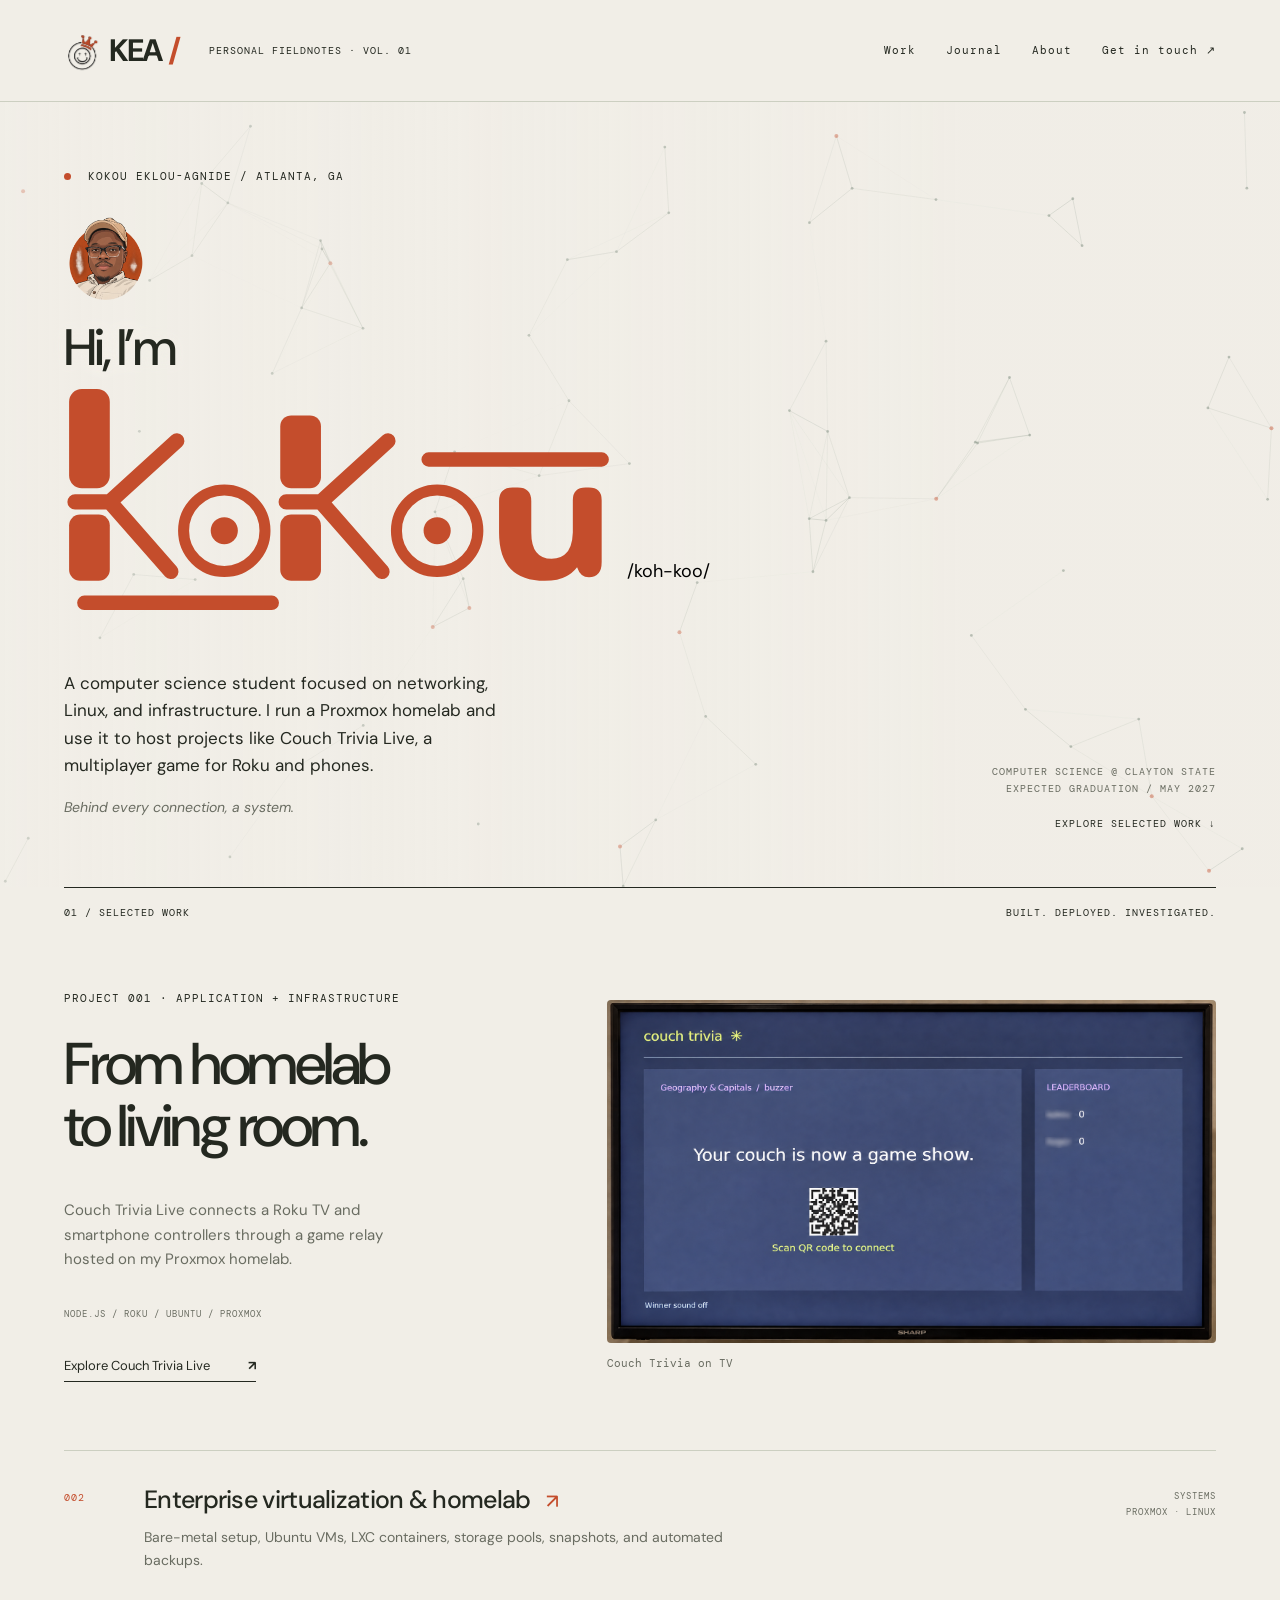
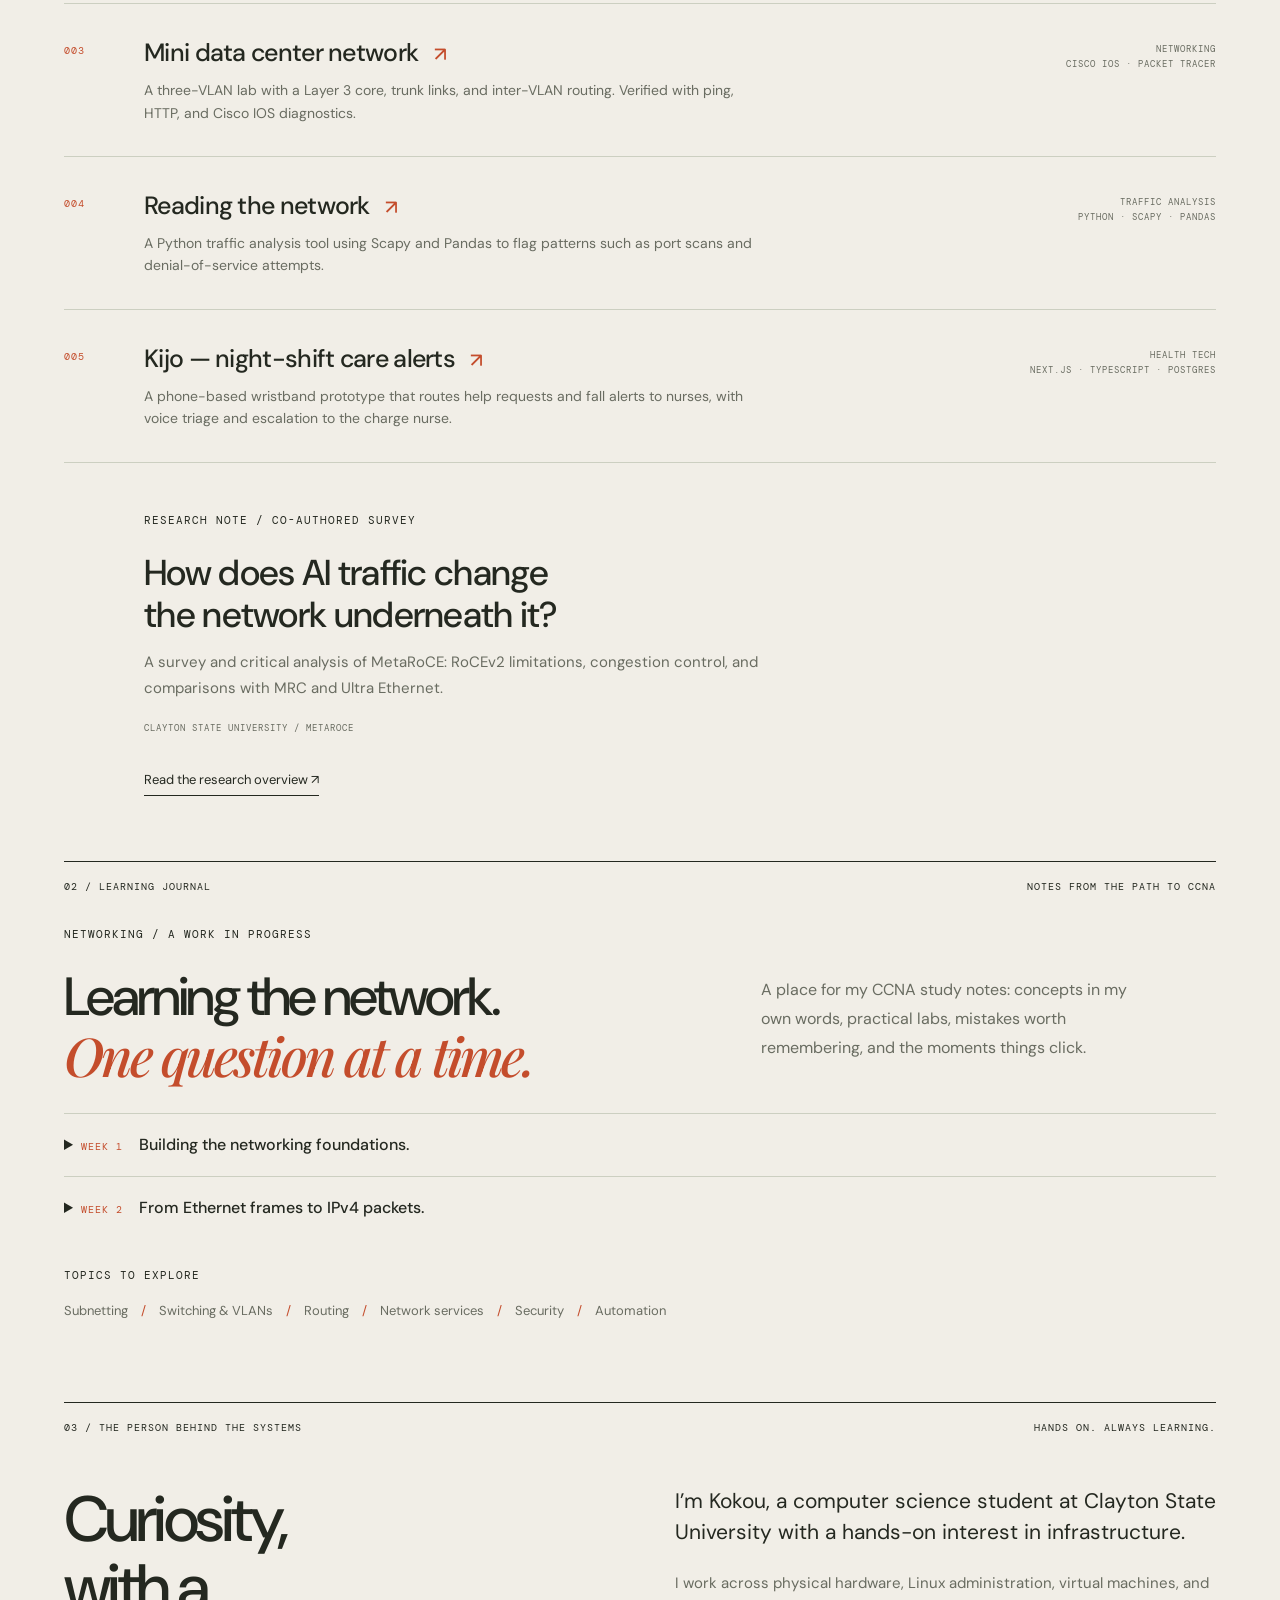
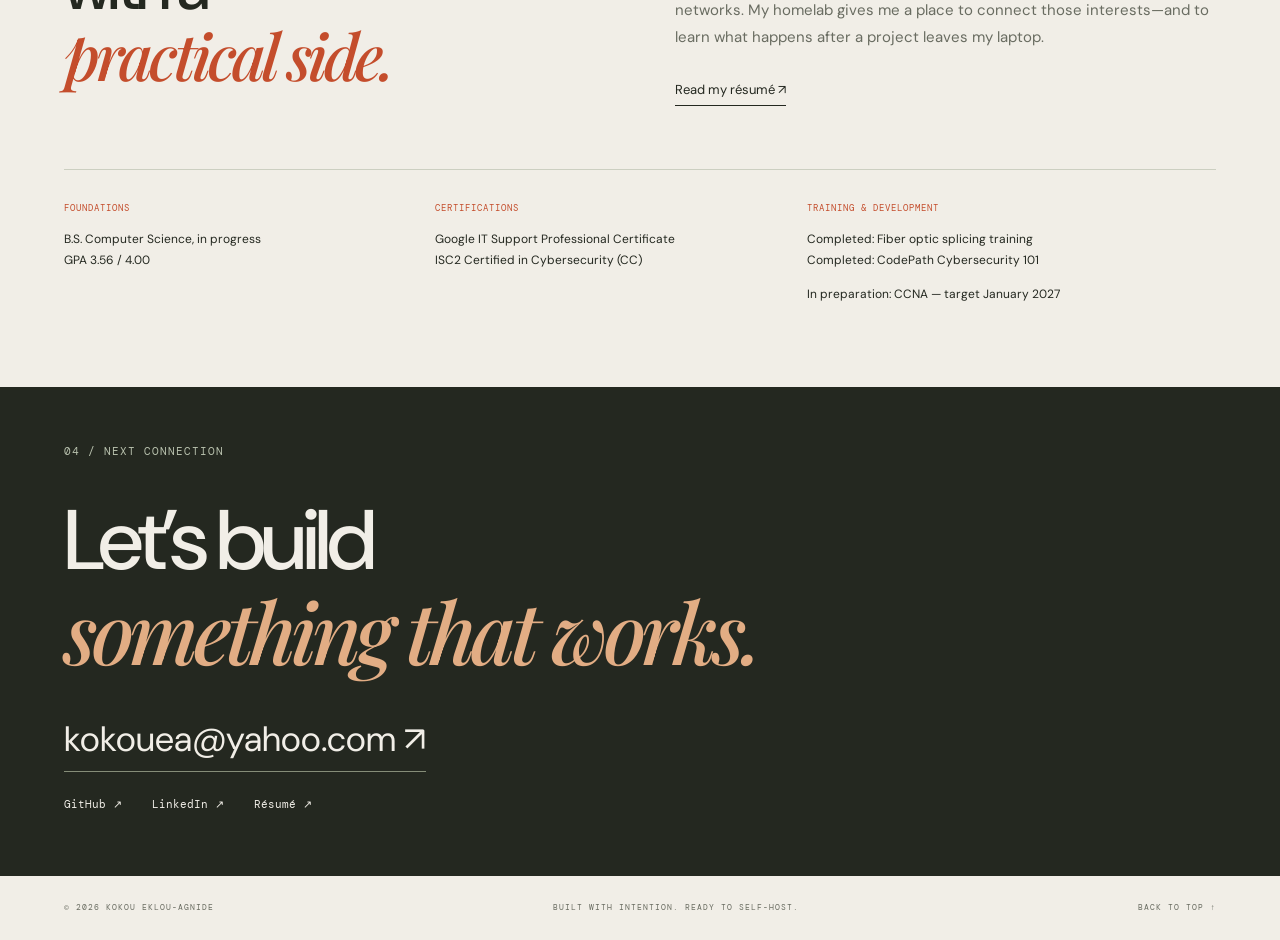
<file: index.html>
<!doctype html>
<html lang="en"><head><link rel="icon" type="image/svg+xml" href="assets/favicon.svg"><meta charset="utf-8"><meta name="viewport" content="width=device-width,initial-scale=1"><meta name="description" content="Kokou Eklou-Agnide — computer science student working across networks, Linux, hardware, and self-hosted systems."><title>Kokou Eklou-Agnide — Systems & Networks</title><style>@import url('https://fonts.googleapis.com/css2?family=DM+Sans:wght@400;500;600;700&family=DM+Mono:wght@400;500&family=Playfair+Display:ital,wght@0,800;1,500&display=swap');
:root{--paper:#f1eee7;--ink:#242820;--muted:#696c61;--line:#cccfc1;--accent:#c44d2c;--mono:'DM Mono',monospace;--sans:'DM Sans',Arial,sans-serif;--serif:'Playfair Display',Georgia,serif}*{box-sizing:border-box}html{scroll-behavior:smooth;scroll-padding-top:30px}body{margin:0;background:var(--paper);color:var(--ink);font-family:var(--sans);-webkit-font-smoothing:antialiased}a{color:inherit;text-decoration:none}a:focus-visible{outline:2px solid var(--accent);outline-offset:6px}a:hover{color:var(--accent)}header,main,footer{max-width:1500px;margin:auto}header{padding:30px 5%;display:flex;align-items:center;border-bottom:1px solid var(--line);gap:30px}.wordmark{font-size:31px;font-weight:700;letter-spacing:-2px}.wordmark span{color:var(--accent)}.header-note,nav,.eyebrow,.hero-meta,.section-heading,.tags,.project-number,.row-category,.credentials>div>span,footer,.art-caption,.art-bottom,.phone span,.phone small,.relay span,.relay small,.television span,.television small,.back{font-family:var(--mono);font-size:10px;letter-spacing:1px;line-height:1.7}nav{margin-left:auto;display:flex;gap:30px;font-size:11px}.hero{padding:65px 5% 55px;position:relative}.eyebrow{font-size:11px}.dot{width:7px;height:7px;display:inline-block;background:var(--accent);border-radius:50%;margin-right:9px}h1{font-weight:500;font-size:clamp(72px,9.9vw,148px);line-height:.96;letter-spacing:-.075em;margin:42px 0 38px}em{font-family:var(--serif);font-weight:500;color:var(--accent);letter-spacing:-.06em}.hero-bottom{display:flex;justify-content:space-between;align-items:flex-end;max-width:840px}.hero-bottom p{font-size:17px;line-height:1.6}.hero-meta{color:var(--muted);font-size:10px}.hero-meta a{display:block;color:var(--ink);margin-top:18px}.margin-note{position:absolute;right:5%;top:160px;writing-mode:vertical-rl;font-family:var(--mono);font-size:10px;letter-spacing:3px;color:var(--muted)}.work,.about{padding:0 5%}.section-heading{border-top:1px solid var(--ink);padding:16px 0 30px;display:flex;justify-content:space-between;font-size:10px}.feature{display:grid;grid-template-columns: .95fr 1.15fr;min-height:480px;border-bottom:1px solid var(--line);padding:18px 0 48px;gap:40px}.feature:hover{color:inherit}.feature:hover .text-link{color:var(--accent)}.feature-copy{padding:20px 0;display:flex;flex-direction:column;align-items:flex-start}h2{font-size:clamp(42px,4.6vw,68px);line-height:1.06;font-weight:500;letter-spacing:-.055em;margin:25px 0}.feature-copy p{max-width:350px;line-height:1.65;font-size:15px;color:var(--muted)}.tags{display:block;color:var(--muted);font-size:9px;margin:20px 0}.text-link{font-size:13px;border-bottom:1px solid var(--ink);padding-bottom:7px;display:inline-block;margin-top:15px}.text-link b{margin-left:35px}.system-art{position:relative;background:#e2e5d9;min-height:450px;overflow:hidden;background-image:radial-gradient(#bec4b3 .7px,transparent .7px);background-size:15px 15px}.art-caption{position:absolute;left:24px;top:20px;font-size:9px}.phone{position:absolute;top:95px;width:72px;height:119px;background:var(--paper);border:1px solid var(--ink);border-radius:12px;text-align:center;padding:13px 3px;box-shadow:4px 4px 0 #c6cdbb}.p1{left:15%}.p2{left:37%;top:75px}.phone span,.phone small{font-size:6px;letter-spacing:.5px}.phone i{display:block;border:1px solid var(--accent);border-radius:50%;background:#eac6ad;width:40px;height:40px;margin:14px auto 3px}.relay{position:absolute;left:14%;top:270px;background:var(--ink);color:var(--paper);padding:15px 20px;width:205px;z-index:2}.relay strong{display:block;font-family:var(--mono);font-size:18px;letter-spacing:-1px;margin:5px 0}.relay span,.relay small{font-size:7px}.television{position:absolute;right:6%;top:160px;width:180px;height:121px;background:var(--paper);border:7px solid var(--ink);outline:1px solid var(--paper);text-align:center;padding:12px 0;transform:rotate(-6deg);z-index:3;box-shadow:5px 7px 0 #c6cdbb}.television:after{content:'';position:absolute;width:45px;height:4px;background:var(--ink);bottom:-19px;left:60px}.television span{font-size:6px}.television strong{display:block;font-size:22px;font-weight:500;letter-spacing:-1px;margin:6px 0}.television div{color:var(--accent);font-size:9px}.television small{font-size:5px}.wire{position:absolute;border:1px solid #76816b;z-index:1}.w1{left:21%;top:213px;width:12%;height:70px;border-top:0;border-right:0}.w2{left:43%;top:193px;height:80px;border-left:0}.w3{left:46%;top:280px;width:35%;height:35px;border-top:0;border-left:0}.art-bottom{position:absolute;bottom:22px;left:24px;right:24px;font-size:7px;display:flex;justify-content:space-between}.project-row{display:grid;grid-template-columns:60px 1fr 190px;gap:20px;padding:32px 0;border-bottom:1px solid var(--line)}.project-number{color:var(--accent);padding-top:6px}h3{font-size:25px;font-weight:500;letter-spacing:-.7px;margin:0 0 10px}.project-row p{font-size:14px;color:var(--muted);line-height:1.6;margin:0;max-width:610px}.row-category{font-size:9px;text-align:right;color:var(--muted);padding-top:6px}.research{padding:45px 0 65px 80px;max-width:780px}.research h3{font-size:36px;line-height:1.15;margin-top:23px}.research p{color:var(--muted);font-size:15px;line-height:1.7}.about-grid{display:grid;grid-template-columns:1fr 1fr;gap:70px;padding:20px 0 50px}.about-grid h2{margin-top:0;font-size:64px}.about-copy p{font-size:15px;line-height:1.8;color:var(--muted)}.about-copy .lead{font-size:21px;line-height:1.5;color:var(--ink);margin-top:0}.credentials{display:grid;grid-template-columns:1fr 1fr 1.2fr;gap:30px;border-top:1px solid var(--line);padding:25px 0 70px}.credentials>div>span{color:var(--accent);font-size:9px}.credentials p{font-size:12px;line-height:1.8}.contact{background:var(--ink);color:var(--paper);padding:55px 5% 65px}.contact .eyebrow{color:#b8c1ad}.contact h2{font-size:clamp(45px,6.6vw,90px);margin:35px 0}.contact em{color:#e2ad84}.contact-email{font-size:clamp(20px,3vw,35px);border-bottom:1px solid #858d78;padding-bottom:9px}.contact-links{display:flex;gap:30px;font-family:var(--mono);font-size:11px;margin-top:35px}footer{padding:25px 5%;font-size:8px;display:flex;justify-content:space-between;gap:20px;color:var(--muted)}.skip{position:absolute;top:-100px}.skip:focus{top:5px;background:var(--paper);padding:12px;z-index:10}.case{padding:55px 5% 70px}.back{display:inline-block;margin-bottom:45px}.case h1{font-size:clamp(65px,8.5vw,115px);max-width:1000px}.case-intro{font-size:22px;line-height:1.5;max-width:760px}.case-specs{display:grid;grid-template-columns:repeat(3,1fr);border-top:1px solid var(--line);border-bottom:1px solid var(--line);gap:30px;padding:25px 0;margin:40px 0}.case-specs span{font-family:var(--mono);font-size:10px;color:var(--accent)}.case-specs p{font-size:14px;line-height:1.6}.case-section{display:grid;grid-template-columns:1fr 1.8fr;gap:60px;padding:38px 0;border-bottom:1px solid var(--line)}.case-section h2{font-size:32px;margin:0}.case-section p,.case-section li{font-size:16px;line-height:1.8;color:var(--muted)}.case-section p:first-child{margin-top:0}.case-section li{margin:10px 0}.architecture{display:flex;align-items:center;justify-content:space-around;gap:15px;background:#e2e5d9;padding:40px 25px;margin:40px 0;font-family:var(--mono);text-align:center;font-size:12px}.architecture small{display:block;font-size:9px;margin-top:10px;color:var(--muted)}.architecture b{color:var(--accent);font-size:25px}.status{padding:25px;background:#e6e4d9;border-left:3px solid var(--accent);font-size:14px;line-height:1.7;margin-top:35px}
@media(min-width:1300px){.television{width:210px;height:140px;right:8%;top:155px}.television strong{font-size:27px}.television:after{left:77px}.relay{left:16%;top:280px}}@media(max-width:800px){.header-note{display:none}header{padding:22px 6%}nav{gap:20px;font-size:10px}.hero{padding:45px 6%}h1{font-size:clamp(67px,12vw,100px);margin-top:35px}.margin-note{display:none}.hero-bottom{gap:25px}.hero-bottom p{font-size:14px}.hero-meta{font-size:8px}.work,.about{padding:0 6%}.feature{grid-template-columns:1fr;gap:20px}.feature-copy h2{font-size:52px}.feature-copy p{max-width:500px}.system-art{min-height:420px}.project-row{grid-template-columns:35px 1fr}.row-category{grid-column:2;text-align:left}.section-heading span:last-child{display:none}.research{padding:40px 0 55px 55px}.research h3{font-size:30px}.about-grid{grid-template-columns:1fr;gap:20px}.about-grid h2{font-size:58px}.credentials{grid-template-columns:1fr;gap:12px}.contact{padding:45px 6%}footer{flex-wrap:wrap;padding:25px 6%}footer>span:nth-child(2){display:none}.case-section{grid-template-columns:1fr;gap:22px}.case-specs{grid-template-columns:1fr;gap:6px}.architecture{flex-direction:column}.architecture b{transform:rotate(90deg)}.case-intro{font-size:19px}}@media(max-width:420px){.hero-bottom{display:block}.hero-meta{margin-top:25px}.system-art{min-height:390px}.television{right:4%;width:145px;top:160px}.television strong{font-size:20px}.relay{left:7%;width:180px;top:265px}.p1{left:10%}.p2{left:36%}.art-bottom{font-size:6px;gap:20px}.research{padding-left:0}nav{gap:13px}}@media(prefers-reduced-motion:reduce){html{scroll-behavior:auto}}

/* Project links */
.research{display:block}.project-arrow{display:inline-block;color:var(--accent);font-size:20px;margin-left:10px}.project-row:hover h3,.research:hover h3{color:var(--accent)}.project-row:hover p,.research:hover p{color:var(--muted)}.project-row:focus-visible,.research:focus-visible{outline-offset:4px}

.project-detail{display:none;border-top:1px solid var(--ink)}.project-detail:target{display:block}.project-title{font-size:clamp(50px,8.5vw,115px);line-height:1.02;letter-spacing:-.065em;margin:30px 0}.project-detail:target~.about{margin-top:30px}

/* A single, gentle entrance; text stays readable without scripting. */
.animated-headline .headline-line{display:block;animation:headline-enter .85s cubic-bezier(.2,.65,.3,1) both}
.animated-headline .headline-line:nth-child(2){animation-delay:.16s}
.animated-headline .headline-line:nth-child(3){animation-delay:.34s}
@keyframes headline-enter{from{opacity:0;transform:translateY(18px)}to{opacity:1;transform:translateY(0)}}
@media(prefers-reduced-motion:reduce){.animated-headline .headline-line{animation:none}}

.journal{padding:0 5% 65px}.journal-intro{display:grid;grid-template-columns:1.4fr 1fr;gap:60px;align-items:center}.journal-intro h2{font-size:clamp(38px,4.2vw,60px)}.journal-intro>p{color:var(--muted);font-size:16px;line-height:1.8;max-width:390px}.journal-empty{border-top:1px solid var(--line);border-bottom:1px solid var(--line);display:grid;grid-template-columns:160px 1fr;gap:25px;padding:35px 0;margin-top:25px}.journal-index,.journal-label{font-family:var(--mono);font-size:10px;letter-spacing:1px;color:var(--accent)}.journal-empty h3{font-size:26px}.journal-empty p{font-size:15px;line-height:1.8;color:var(--muted);max-width:600px}.journal-label{display:inline-block;padding:7px 10px;background:#e5e4d8;color:var(--muted);font-size:9px}.journal-topics{padding-top:25px}.journal-topics p{font-size:13px;line-height:2;color:var(--muted)}.journal-topics p span{padding:0 10px;color:var(--accent)}
@media(max-width:800px){.journal{padding:0 6% 50px}.journal-intro{grid-template-columns:1fr;gap:0}.journal-empty{grid-template-columns:1fr;gap:18px}header{flex-wrap:wrap}nav{gap:15px;flex-wrap:wrap}.journal-topics p span{padding:0 5px}}

/* Custom editorial illustration: the original typography and palette stay intact. */
.hero-visual{position:absolute;right:3%;top:145px;width:28%;margin:0}.hero-visual img{display:block;width:100%;height:auto;mix-blend-mode:multiply}.hero-visual figcaption{font-family:var(--mono);font-size:8px;letter-spacing:1px;line-height:1.9;color:var(--muted);text-align:center;margin-top:4px}.hero-visual figcaption span{font-size:7px;color:#73766b}
@media(max-width:1199px){.hero-visual{position:static;width:100%;max-width:370px;margin:35px auto 0}}

.hero-visual{right:4%;top:150px;width:30%}.hero-visual figcaption{font-size:7px;letter-spacing:2px}
@media(min-width:1000px) and (max-width:1199px){.hero-visual{position:absolute;right:3%;top:150px;width:27%;margin:0}}
@media(max-width:999px){.hero-visual{position:static;width:70%;max-width:310px;margin:25px auto 0}}

.hero-visual img{mix-blend-mode:normal}.hero-visual{top:135px}.hero-visual figcaption{margin-top:12px}
@media(max-width:999px){.hero-visual{position:static;margin:25px auto 0}}

/* Blend the cloud network into the opening headline composition. */
.hero{isolation:isolate}.hero>.eyebrow,.hero .animated-headline,.hero-bottom{position:relative;z-index:2}
.hero-visual{position:absolute;z-index:1;pointer-events:none;right:2%;top:96px;width:43%;max-width:560px;margin:0;opacity:.24;transform:rotate(-9deg)}
.hero-visual img{mix-blend-mode:multiply;filter:saturate(.55);mask-image:linear-gradient(90deg,transparent 0%,#000 32%,#000 88%,transparent 100%);-webkit-mask-image:linear-gradient(90deg,transparent 0%,#000 32%,#000 88%,transparent 100%)}
.hero-visual figcaption{display:none}
.animated-headline .headline-line{width:fit-content;text-shadow:0 0 18px var(--paper),0 0 8px var(--paper)}
@media(max-width:1199px){.hero-visual{position:absolute;right:0;top:100px;width:44%;max-width:460px;margin:0}}
@media(max-width:650px){.hero-visual{position:absolute;right:-2%;top:108px;width:62%;max-width:310px;margin:0;opacity:.16}.hero-visual img{mask-image:linear-gradient(90deg,transparent,#000 45%);-webkit-mask-image:linear-gradient(90deg,transparent,#000 45%)}}

/* Original full-width network mesh inspired by the supplied geometric reference. */
.hero{position:relative;isolation:isolate;overflow:hidden}
.hero::before{content:"";position:absolute;inset:0;z-index:-1;pointer-events:none;background-image:url("[data-uri]");background-size:cover;background-position:center;opacity:.22;mask-image:linear-gradient(180deg,transparent 0%,#000 18%,#000 78%,transparent 100%);-webkit-mask-image:linear-gradient(180deg,transparent 0%,#000 18%,#000 78%,transparent 100%)}
.hero::after{content:"";position:absolute;inset:0;z-index:-1;pointer-events:none;background:linear-gradient(90deg,rgba(241,238,231,.45),rgba(241,238,231,.1) 75%)}
.hero .animated-headline{text-shadow:0 0 20px var(--paper),0 0 9px var(--paper)}
@media(max-width:650px){.hero::before{opacity:.18;background-size:auto 100%}}

.journal-entry{border-top:1px solid var(--line);border-bottom:1px solid var(--line);padding:30px 0;margin-top:25px}.week-entry-heading{display:flex;justify-content:space-between;gap:15px;align-items:center;flex-wrap:wrap}.journal-entry>h3{font-size:clamp(29px,3.5vw,43px);margin:25px 0 15px;letter-spacing:-1px}.week-summary{font-size:17px;line-height:1.8;color:var(--muted);max-width:760px}.week-topic-grid{display:grid;grid-template-columns:repeat(2,1fr);gap:15px 45px;margin-top:25px}.week-topic-grid h4{font-size:15px;font-weight:600;margin:10px 0}.week-topic-grid p{font-size:14px;line-height:1.8;color:var(--muted);max-width:460px}.week-actions{display:flex;gap:30px;flex-wrap:wrap;margin:15px 0 30px}.week-previews{border-top:1px solid var(--line);padding-top:20px}.week-previews summary{cursor:pointer;font-size:15px}.week-previews summary span{font-family:var(--mono);font-size:9px;color:var(--muted);margin-left:18px}.week-previews summary:focus-visible{outline:2px solid var(--accent);outline-offset:5px}.week-gallery{display:grid;grid-template-columns:repeat(3,1fr);gap:25px;margin-top:25px}.week-gallery figure{margin:0}.week-gallery img{display:block;width:100%;height:auto;aspect-ratio:900/1165;object-fit:contain;background:#e7e5da;border:1px solid var(--line)}.week-gallery figcaption{font-size:12px;line-height:1.7;margin-top:10px}.week-gallery figcaption span{font-family:var(--mono);font-size:9px;color:var(--accent);display:block}
@media(max-width:650px){.week-topic-grid{grid-template-columns:1fr;gap:0}.week-gallery{grid-template-columns:repeat(2,1fr);gap:18px}.week-previews summary span{display:block;margin:8px 0 0}.week-actions{gap:18px}}
.wordmark{display:inline-flex;align-items:center;white-space:nowrap}.wordmark-logo{width:38px;height:38px;object-fit:contain;mix-blend-mode:multiply;margin-right:7px;transform:scale(1.2)}.wordmark > span{margin-left:7px}
.wordmark-logo{width:38px;height:38px;flex:none;margin:0 2px}.wordmark > .code-mark{color:inherit;font:16px monospace;margin:0}.wordmark > .code-mark-end{margin-right:8px}

.wordmark-logo{width:38px;height:38px;flex:none;margin:0 7px 0 0;transform:scale(1.2);animation:logo-entrance .55s ease-out both}
@keyframes logo-entrance{from{opacity:0;transform:translateX(-7px) scale(1.2)}to{opacity:1;transform:translateX(0) scale(1.2)}}
@media(prefers-reduced-motion:reduce){.wordmark-logo{animation:none}}
.trivia-photo{margin:0;align-self:center}.trivia-photo img{display:block;width:100%;height:auto;border-radius:4px}.trivia-photo figcaption{font:11px/1.5 var(--mono);color:var(--muted);margin-top:12px}

.journal-week{border-top:1px solid var(--line)}
.journal-week>summary{cursor:pointer;padding:18px 0;line-height:1.6}
.journal-week>summary strong{margin-left:12px;font-weight:500}
.journal-week>summary:focus-visible{outline:2px solid var(--accent);outline-offset:4px}
.journal-week-content{padding:0 0 28px}
.hero-intro{max-width:450px}.hero-intro .hero-tagline{font-size:14px;color:var(--muted);font-style:italic}.hero .animated-headline{font-size:clamp(48px,9.9vw,148px)}

.hero .animated-headline .hero-greeting {
  font-size: clamp(30px, 4vw, 60px);
  letter-spacing: -.045em;
  line-height: 1.12;
  margin-bottom: .15em;
}
.hero .animated-headline .hero-name {
  font-family: var(--serif);
  font-weight: 800;
  font-style: normal;
  color: var(--accent);
  letter-spacing: -.065em;
  line-height: 1.04;
}

.hero .name-lettering {
  display: block;
  width: clamp(245px, 43vw, 580px);
  max-width: 100%;
  height: auto;
  fill: currentColor;
  overflow: visible;
  letter-spacing: -.04em;
}
.hero .animated-headline .hero-name{display:flex;align-items:flex-end;flex-wrap:nowrap;gap:clamp(8px,1vw,14px);max-width:100%}.hero .hero-name .name-lettering{min-width:0}.hero .hero-pronunciation{flex:none;margin-bottom:5.5%;font:400 18px/1 var(--sans);letter-spacing:normal;color:#000;text-shadow:none}

@media (min-width:801px) {
  .hero-bottom { max-width:none; width:100%; align-items:flex-end; }
  .hero-meta { flex:none; margin-left:auto; text-align:right; }
}

.hero-particles { position:absolute; inset:0; width:100%; height:100%; z-index:-1; pointer-events:none; }
.hero.particles-active::before { opacity:0; }
.hero-avatar{display:block;width:85px;height:85px;object-fit:contain;margin:30px 0 18px}.hero-avatar + .animated-headline{margin-top:0}
</style></head>
<body><a class="skip" href="#main">Skip to content</a><header><a class="wordmark" href="index.html"><svg class="wordmark-logo" viewBox="0 0 1203 1280" width="38" height="38" aria-hidden="true">
  <defs>
    <image id="wordmark-art" href="[data-uri]" width="1203" height="1280"/>
    <clipPath id="wordmark-crown"><path d="M530 180H1025V437L862 564 835 626 538 510 526 500 550 448 561 421 570 390 533 380Z"/></clipPath>
    <filter id="wordmark-rust" color-interpolation-filters="sRGB">
      <feColorMatrix type="matrix" values="0 0 0 0 .76862745 0 0 0 0 .30196078 0 0 0 0 .17254902 -.333333 -.333333 -.333334 0 1"/>
    </filter>
  </defs>
  <use href="#wordmark-art"/>
  <use href="#wordmark-art" clip-path="url(#wordmark-crown)" filter="url(#wordmark-rust)"/>
</svg>KEA<span aria-hidden="true">/</span></a><span class="header-note">PERSONAL FIELDNOTES · VOL. 01</span><nav aria-label="Main"><a href="#work">Work</a><a href="#journal">Journal</a><a href="#about">About</a><a href="mailto:kokouea@yahoo.com">Get in touch ↗</a></nav></header>
<main id="main"><section class="hero"><canvas class="hero-particles" aria-hidden="true"></canvas><div class="eyebrow"><span class="dot"></span> KOKOU EKLOU-AGNIDE / ATLANTA, GA</div><img class="hero-avatar" src="assets/kokou-avatar.png" alt="Illustrated portrait of Kokou wearing glasses and a cap" width="85" height="85"><h1 class="animated-headline"><span class="headline-line hero-greeting">Hi, I&rsquo;m</span> <span class="headline-line hero-name">
<svg class="name-lettering" viewBox="169 1004 649 273" role="img" aria-label="Kokou">
  <g fill="currentColor">
    <rect x="175" y="1010" width="48" height="117" rx="15"/>
    <rect x="424" y="1041" width="48" height="86" rx="13"/>
    <g id="hero-k-base">
      <rect x="175" y="1158" width="48" height="78" rx="13"/>
      <path d="M182 1143h41m0 0 79-72m-79 72 72 82" fill="none" stroke="currentColor" stroke-width="18" stroke-linecap="round" stroke-linejoin="round"/>
    </g>
    <use href="#hero-k-base" x="249"/>
    <g id="hero-dotted-o">
      <circle cx="358" cy="1177" r="48" fill="none" stroke="currentColor" stroke-width="13"/>
      <circle cx="358" cy="1177" r="16"/>
    </g>
    <use href="#hero-dotted-o" x="251"/>
    <path d="M682 1142q0-16 16-16h6q16 0 16 16v37q0 31 24 31t25-31v-38q0-15 15-15h4q15 0 15 15v73q0 18-15 18-10 0-14-12-12 16-38 16-54 0-54-57Z"/>
    <path d="M193 1262h221m185-169h204" fill="none" stroke="currentColor" stroke-width="17" stroke-linecap="round"/>
  </g>
</svg><span class="hero-pronunciation">/koh-koo/</span></span></h1><div class="hero-bottom"><div class="hero-intro"><p>A computer science student focused on networking, Linux, and infrastructure. I run a Proxmox homelab and use it to host projects like Couch Trivia Live, a multiplayer game for Roku and phones.</p><p class="hero-tagline">Behind every connection, a system.</p></div><div class="hero-meta">COMPUTER SCIENCE @ CLAYTON STATE<br>EXPECTED GRADUATION / MAY 2027<br><a href="#work">EXPLORE SELECTED WORK ↓</a></div></div></section>
<section class="work" id="work"><div class="section-heading"><span>01 / SELECTED WORK</span><span>BUILT. DEPLOYED. INVESTIGATED.</span></div><a class="feature" href="#project-couch-trivia"><div class="feature-copy"><div class="eyebrow">PROJECT 001 · APPLICATION + INFRASTRUCTURE</div><h2>From homelab<br>to living room.</h2><p>Couch Trivia Live connects a Roku TV and smartphone controllers through a game relay hosted on my Proxmox homelab.</p><span class="tags">NODE.JS / ROKU / UBUNTU / PROXMOX</span><span class="text-link">Explore Couch Trivia Live <b>↗</b></span></div><figure class="trivia-photo"><img src="assets/couch-trivia-tv-qr.png" width="1672" height="941" alt="Couch Trivia running on a television, with the game lobby, a mock QR code, and the leaderboard visible" loading="lazy"><figcaption>Couch Trivia on TV</figcaption></figure></a>
<a class="project-row" href="#project-homelab"><span class="project-number">002</span><div><h3>Enterprise virtualization & homelab <span class="project-arrow" aria-hidden="true">↗</span></h3><p>Bare-metal setup, Ubuntu VMs, LXC containers, storage pools, snapshots, and automated backups.</p></div><span class="row-category">SYSTEMS<br>PROXMOX · LINUX</span></a>
<a class="project-row" href="#project-network-lab"><span class="project-number">003</span><div><h3>Mini data center network <span class="project-arrow" aria-hidden="true">↗</span></h3><p>A three-VLAN lab with a Layer 3 core, trunk links, and inter-VLAN routing. Verified with ping, HTTP, and Cisco IOS diagnostics.</p></div><span class="row-category">NETWORKING<br>CISCO IOS · PACKET TRACER</span></a>
<a class="project-row" href="#project-network-analysis"><span class="project-number">004</span><div><h3>Reading the network <span class="project-arrow" aria-hidden="true">↗</span></h3><p>A Python traffic analysis tool using Scapy and Pandas to flag patterns such as port scans and denial-of-service attempts.</p></div><span class="row-category">TRAFFIC ANALYSIS<br>PYTHON · SCAPY · PANDAS</span></a>
<a class="project-row" href="#project-kijo"><span class="project-number">005</span><div><h3>Kijo — night-shift care alerts <span class="project-arrow" aria-hidden="true">↗</span></h3><p>A phone-based wristband prototype that routes help requests and fall alerts to nurses, with voice triage and escalation to the charge nurse.</p></div><span class="row-category">HEALTH TECH<br>NEXT.JS · TYPESCRIPT · POSTGRES</span></a>
<a class="research" href="#project-metaroce"><span class="eyebrow">RESEARCH NOTE / CO-AUTHORED SURVEY</span><h3>How does AI traffic change<br>the network underneath it?</h3><p>A survey and critical analysis of MetaRoCE: RoCEv2 limitations, congestion control, and comparisons with MRC and Ultra Ethernet.</p><span class="tags">CLAYTON STATE UNIVERSITY / METAROCE</span><span class="text-link">Read the research overview ↗</span></a></section>
<section class="case project-detail" id="project-couch-trivia" aria-label="Project details"><a class="back" href="#work">← SELECTED WORK</a><div class="eyebrow">001 / COUCH TRIVIA LIVE</div><h2 class="project-title">A shared screen.<br>A room of players.<br><em>My own infrastructure.</em></h2><p class="case-intro">A multiplayer trivia experience for Roku TV and smartphone controllers, deployed on an Ubuntu virtual machine in my Proxmox homelab.</p><div class="case-specs"><div><span>FOCUS</span><p>Product direction, self-hosting,<br>deployment, and troubleshooting</p></div><div><span>APPLICATION</span><p>Node.js · Express · WebSockets<br>BrightScript · Roku SceneGraph</p></div><div><span>INFRASTRUCTURE</span><p>Proxmox VE · Ubuntu Server<br>Tailscale Funnel · SSH</p></div></div><div class="architecture" role="img" aria-label="Phones use WebSockets to communicate with the Node.js relay on Ubuntu and Proxmox. Roku communicates with the relay through background HTTP polling."><div>PHONE CONTROLLERS<small>Zero-install web interface</small></div><b>↔</b><div>NODE.JS RELAY<small>Ubuntu VM / Proxmox</small></div><b>↔</b><div>ROKU TV<small>BrightScript / SceneGraph</small></div></div><section class="case-section"><h2>01 / The idea</h2><div><p>Bring people into a trivia game without asking everyone to install an app. The TV provides the shared display; phones provide buzzer and typed-answer inputs.</p><p>The relay coordinates players, rounds, answers, and scores. The project includes a browser TV preview so gameplay can be checked separately from the Roku application.</p></div></section><section class="case-section"><h2>02 / Making it run</h2><div><p>I deployed the game on an Ubuntu VM in my Proxmox environment and worked through installation, SSH file transfers, service updates, and connectivity checks.</p><p>Phones communicate with the relay over WebSockets. The Roku implementation uses background HTTP polling, keeping network requests separate from its display logic. Tailscale Funnel provides the public route to the homelab service.</p></div></section><section class="case-section"><h2>03 / Following the fault</h2><div><p>One deployment issue made the distinction between a healthy application and a reachable service very clear. The local health endpoint responded successfully, but phones could not reach the public address.</p><p>Checking the local relay, Funnel configuration, and public DNS separately narrowed the problem: the public hostname returned NXDOMAIN while private access still worked. Public DNS resolution returned after restarting Tailscale and re-enabling Funnel.</p><p>The lesson: test each layer independently. A running process and a configured proxy are useful signals, but neither proves that a player can reach the game.</p></div></section><section class="case-section"><h2>04 / Iterating on play</h2><div><ul><li>Expanded the question pack to 120 questions, with repeat prevention within a game.</li><li>Added a phone-based Next Question control after the reveal.</li><li>Introduced winner celebrations, including confirmed confetti on the physical Roku TV.</li></ul><p>Development was AI-assisted. My work included defining the experience, requesting changes, deploying updates, testing with devices, and working through infrastructure and connection problems.</p></div></section><div class="status"><strong>Project status / last documented test</strong><br>TV confetti worked in the last documented test. The next updates will focus on fixing Roku applause audio and saving connection settings on Roku so they can be reused on future launches.</div><a class="text-link" href="mailto:kokouea@yahoo.com?subject=Couch%20Trivia%20Live">Ask me about the project ↗</a></section><section class="case project-detail" id="project-homelab" aria-label="Project details"><a class="back" href="#work">← SELECTED WORK</a><div class="eyebrow">002 / ENTERPRISE VIRTUALIZATION &amp; HOMELAB</div><h2 class="project-title">Physical hardware.<br><em>Virtual possibilities.</em></h2><p class="case-intro">An enterprise-style virtualization environment built on bare-metal server hardware, with Linux guests and virtual networking.</p><span class="tags">PROXMOX VE · KVM/QEMU · LXC</span><section class="case-section"><h2>01 / The foundation</h2><div><p>The environment began with physical server setup, Cat6 cabling, and network connections. Proxmox VE provides the platform for Ubuntu Server virtual machines and LXC containers.</p></div></section><section class="case-section"><h2>02 / Storage and recovery</h2><div><p>The lab includes storage pools, snapshots, and automated backups. These provide practical experience with managing virtual workloads and maintaining recovery options.</p></div></section><section class="case-section"><h2>03 / Networking and management</h2><div><p>Linux network bridges and static IP addressing connect the workloads. OpenSSH and web interfaces provide remote management.</p></div></section><section class="case-section"><h2>04 / A workload with a purpose</h2><div><p>Couch Trivia Live runs on an Ubuntu VM in this homelab. That deployment connects virtualization practice to a real application, including service updates and connectivity troubleshooting.</p></div></section><a class="text-link" href="#project-couch-trivia">See Couch Trivia Live ↗</a><p><a class="text-link" href="mailto:kokouea@yahoo.com">Ask me about this project ↗</a></p></section><section class="case project-detail" id="project-network-lab" aria-label="Project details"><a class="back" href="#work">← SELECTED WORK</a><div class="eyebrow">003 / MINI DATA CENTER NETWORK</div><h2 class="project-title">Separate networks.<br><em>Connected by design.</em></h2><p class="case-intro">A Cisco Packet Tracer lab exploring VLAN segmentation and routing through a Layer 3 core.</p><span class="tags">CISCO PACKET TRACER · CISCO IOS · VLANS</span><section class="case-section"><h2>01 / The topology</h2><div><p>The lab uses one Layer 3 core switch, two access switches, two servers, and an administrative PC. Devices are segmented into three VLANs.</p></div></section><section class="case-section"><h2>02 / The configuration</h2><div><p>Cisco IOS configuration covers access ports, trunk links, switch virtual interfaces (SVIs), and inter-VLAN routing. The core provides routing between the segmented networks.</p></div></section><section class="case-section"><h2>03 / The verification</h2><div><p>Ping and HTTP tests check connectivity. Diagnostic commands include show vlan brief, show interfaces trunk, and show ip route, alongside Packet Tracer Simulation Mode.</p></div></section><section class="case-section"><h2>04 / Scope</h2><div><p>This is a simulated network lab. Its focus is configuration and troubleshooting; it does not represent a production data center deployment.</p></div></section><p><a class="text-link" href="mailto:kokouea@yahoo.com">Ask me about this project ↗</a></p></section><section class="case project-detail" id="project-network-analysis" aria-label="Project details"><a class="back" href="#work">← SELECTED WORK</a><div class="eyebrow">004 / READING THE NETWORK</div><h2 class="project-title">Traffic becomes<br><em>evidence.</em></h2><p class="case-intro">A Python traffic analysis project that processes packet captures and network logs to flag anomalous activity.</p><span class="tags">PYTHON · SCAPY · PANDAS</span><section class="case-section"><h2>01 / The input</h2><div><p>The tool processes PCAP captures and network logs. Scapy and Pandas form part of the Python analysis workflow.</p></div></section><section class="case-section"><h2>02 / The focus</h2><div><p>The project flags anomalous activity such as port scans and denial-of-service attempts, turning traffic data into findings that can be investigated.</p></div></section><section class="case-section"><h2>03 / Reading the findings</h2><div><p>A flag is a starting point for investigation. Capture context and traffic patterns matter when interpreting whether activity is unexpected.</p></div></section><section class="case-section"><h2>04 / Evidence and limits</h2><div><p>This overview reflects the project described in my résumé. Detection thresholds, model details, benchmark results, and sample findings are not documented here, so no accuracy or performance claims are made.</p></div></section><p><a class="text-link" href="mailto:kokouea@yahoo.com">Ask me about this project ↗</a></p></section><section class="case project-detail" id="project-kijo" aria-label="Kijo project details">
<a class="back" href="#work">← SELECTED WORK</a>
<div class="eyebrow">005 / KIJO · HACK FOR HEALTH 2026</div>
<h2 class="project-title">A call for help.<br><em>A clearer response.</em></h2>
<p class="case-intro">A care-home alert prototype that uses a phone as a resident wristband, connecting help requests, motion-based fall alerts, and voice calls to a nurse response workflow.</p>
<div class="case-specs"><div><span>CONTEXT</span><p>Clayton State<br>Hack for Health 2026</p></div><div><span>APPLICATION</span><p>Next.js · React · TypeScript<br>Tailwind CSS · Browser APIs</p></div><div><span>SERVICES</span><p>Neon Postgres · Claude · ntfy<br>Vercel deployment</p></div></div>
<section class="case-section"><h2>01 / The workflow</h2><div><p>Residents can request help from a phone interface, while nurses see their assigned residents and prioritized alerts. A charge-nurse dashboard brings the floor-wide queue, escalations, and night report into one view.</p><p>A QR-code join flow lets someone use their own phone as a demonstration wristband.</p></div></section>
<section class="case-section"><h2>02 / From signal to response</h2><div><p>Browser motion and speech APIs support the resident interface. Next.js API routes process alerts, while Neon Postgres stores the shared state that the dashboards poll for updates.</p><p>Voice triage uses Claude with a deterministic keyword fallback. Push notifications use ntfy, and the workflow escalates unanswered alerts to the charge nurse after 90 seconds.</p></div></section>
<section class="case-section"><h2>03 / Security considerations</h2><div><p>The repository documents input validation, parameterized SQL, request throttling, and per-alert acknowledgement tokens. API keys and database credentials are kept on the server.</p><p>Dashboards use fictional resident data. The demo has open administrative actions and no staff login; those access choices are part of the documented prototype.</p></div></section>
<section class="case-section"><h2>04 / Explore the prototype</h2><div><p>Try the resident, nurse, and charge-nurse views in the demo, or read the implementation and setup notes on GitHub.</p><p><a class="text-link" href="https://kijo-band.vercel.app" target="_blank" rel="noopener noreferrer">Open Kijo demo ↗</a></p><p><a class="text-link" href="https://github.com/JoJoshJo/kijo-band" target="_blank" rel="noopener noreferrer">View the GitHub repository ↗</a></p></div></section>
</section>
<section class="case project-detail" id="project-metaroce" aria-label="Project details"><a class="back" href="#work">← SELECTED WORK</a><div class="eyebrow">006 / METAROCE SURVEY</div><h2 class="project-title">AI workloads.<br><em>Network questions.</em></h2><p class="case-intro">A co-authored survey and critical analysis of MetaRoCE, an endpoint-centric RDMA transport for AI Ethernet fabrics.</p><span class="tags">RESEARCH SURVEY · CLAYTON STATE UNIVERSITY</span><section class="case-section"><h2>01 / The research question</h2><div><p>The survey examines MetaRoCE in the context of the networking demands of AI workloads and the limitations of RoCEv2.</p></div></section><section class="case-section"><h2>02 / The technical scope</h2><div><p>Topics include Priority Flow Control (PFC), Equal-Cost Multipath (ECMP), and congestion control. The analysis also compares MetaRoCE with MRC and Ultra Ethernet.</p></div></section><section class="case-section"><h2>03 / The contribution</h2><div><p>I co-authored the survey and critical analysis at Clayton State University. This project represents research and technical synthesis, rather than an implementation of the protocol.</p></div></section><section class="case-section"><h2>04 / Reading the paper</h2><div><p>The paper itself is not currently attached to this portfolio. Contact me to discuss the research and my contribution.</p></div></section><p><a class="text-link" href="mailto:kokouea@yahoo.com">Ask me about this project ↗</a></p></section><section class="journal" id="journal" aria-labelledby="journal-title">
<div class="section-heading"><span>02 / LEARNING JOURNAL</span><span>NOTES FROM THE PATH TO CCNA</span></div>
<div class="journal-intro"><div><div class="eyebrow">NETWORKING / A WORK IN PROGRESS</div><h2 id="journal-title">Learning the network.<br><em>One question at a time.</em></h2></div><p>A place for my CCNA study notes: concepts in my own words, practical labs, mistakes worth remembering, and the moments things click.</p></div>
<details class="journal-week" id="ccna-week-01">
<summary><span class="journal-index">WEEK 1</span> <strong>Building the networking foundations.</strong></summary>
<div class="journal-week-content">
<p class="week-summary">My first week of CCNA notes: the devices that connect a network, the cables between them, the models that explain communication, and the first steps inside Cisco IOS.</p>
<div class="week-topic-grid"><div><h4>Devices &amp; connections</h4><p>Network devices, copper and fiber cabling, straight-through and crossover connections.</p></div><div><h4>Models &amp; layers</h4><p>TCP/IP and OSI models, encapsulation, and protocol data units.</p></div><div><h4>Working in IOS</h4><p>CLI modes, running and startup configurations, passwords, and basic device security.</p></div><div><h4>Ethernet switching</h4><p>Ethernet frames, MAC addresses, frame checking, and switch forwarding concepts.</p></div></div>
<div class="week-actions"><a class="text-link" href="journal/week-01/ccna-week-01.pdf" target="_blank" rel="noopener">Read the full notebook ↗</a><a class="text-link" href="journal/week-01/ccna-week-01.pdf" download="CCNA-Week-01.pdf">Download PDF ↓</a></div>
<details class="week-previews"><summary>Inside the notebook <span>6 page previews / click to expand</span></summary><div class="week-gallery"><figure><a href="journal/week-01/page-03.jpg" target="_blank" rel="noopener" aria-label="Enlarge page 3: Network devices"><img src="journal/week-01/page-03.jpg" alt="Handwritten notes introducing switches, routers, and other network devices." loading="lazy" width="900" height="1165"></a><figcaption><span>PAGE 03</span> Network devices ↗</figcaption></figure><figure><a href="journal/week-01/page-08.jpg" target="_blank" rel="noopener" aria-label="Enlarge page 8: Cabling diagrams"><img src="journal/week-01/page-08.jpg" alt="Sketches of cable connections and transmit/receive pairs." loading="lazy" width="900" height="1165"></a><figcaption><span>PAGE 08</span> Cabling diagrams ↗</figcaption></figure><figure><a href="journal/week-01/page-14.jpg" target="_blank" rel="noopener" aria-label="Enlarge page 14: Encapsulation"><img src="journal/week-01/page-14.jpg" alt="Layer-by-layer sketches of headers and data encapsulation." loading="lazy" width="900" height="1165"></a><figcaption><span>PAGE 14</span> Encapsulation ↗</figcaption></figure><figure><a href="journal/week-01/page-17.jpg" target="_blank" rel="noopener" aria-label="Enlarge page 17: Cisco CLI modes"><img src="journal/week-01/page-17.jpg" alt="Notes on Cisco IOS command modes and configuration." loading="lazy" width="900" height="1165"></a><figcaption><span>PAGE 17</span> Cisco CLI modes ↗</figcaption></figure><figure><a href="journal/week-01/page-22.jpg" target="_blank" rel="noopener" aria-label="Enlarge page 22: Ethernet frames"><img src="journal/week-01/page-22.jpg" alt="Hand-drawn Ethernet frame and protocol diagrams." loading="lazy" width="900" height="1165"></a><figcaption><span>PAGE 22</span> Ethernet frames ↗</figcaption></figure><figure><a href="journal/week-01/page-24.jpg" target="_blank" rel="noopener" aria-label="Enlarge page 24: Switching and MAC addresses"><img src="journal/week-01/page-24.jpg" alt="Notes on frame checking, MAC addresses, and switching." loading="lazy" width="900" height="1165"></a><figcaption><span>PAGE 24</span> Switching and MAC addresses ↗</figcaption></figure></div></details>
</div>
</details>
<details class="journal-week" id="ccna-week-02">
<summary><span class="journal-index">WEEK 2</span> <strong>From Ethernet frames to IPv4 packets.</strong></summary>
<div class="journal-week-content">
<p class="week-summary">Week 2 covers how devices communicate on a LAN, how IPv4 addresses divide networks, and what switch interfaces and packet headers can tell us.</p>
<div class="week-topic-grid">
<div><h4>Ethernet switching</h4><p>ARP, ping, and a lab tracing how devices communicate through switches.</p></div>
<div><h4>IPv4 addressing and subnetting</h4><p>Binary and dotted-decimal notation, subnet masks, CIDR prefixes, and network, host, and broadcast addresses.</p></div>
<div><h4>Switch interfaces</h4><p>Interface status, speed, duplex, autonegotiation, and errors.</p></div>
<div><h4>IPv4 packet headers</h4><p>Header fields for packet length, fragmentation, time to live, and the next protocol.</p></div>
</div>
<div class="week-actions"><a class="text-link" href="journal/week-02/ccna-week-02.pdf" target="_blank" rel="noopener">Read the full notebook &#8599;</a><a class="text-link" href="journal/week-02/ccna-week-02.pdf" download="CCNA-Week-02.pdf">Download PDF &#8595;</a></div>
<details class="week-previews"><summary>Inside the notebook <span>6 page previews / click to expand</span></summary><div class="week-gallery"><figure><a href="journal/week-02/page-02.jpg"><img src="journal/week-02/page-02.jpg" alt="Handwritten notes on Ethernet switching and ARP" loading="lazy" width="900" height="1165"></a><figcaption><span>PAGE 02</span> Ethernet switching and ARP</figcaption></figure><figure><a href="journal/week-02/page-05.jpg"><img src="journal/week-02/page-05.jpg" alt="Handwritten notes on IPv4 addressing" loading="lazy" width="900" height="1165"></a><figcaption><span>PAGE 05</span> IPv4 addressing</figcaption></figure><figure><a href="journal/week-02/page-08.jpg"><img src="journal/week-02/page-08.jpg" alt="Handwritten notes on Subnet masks and CIDR" loading="lazy" width="900" height="1165"></a><figcaption><span>PAGE 08</span> Subnet masks and CIDR</figcaption></figure><figure><a href="journal/week-02/page-10.jpg"><img src="journal/week-02/page-10.jpg" alt="Handwritten notes on Subnetting examples" loading="lazy" width="900" height="1165"></a><figcaption><span>PAGE 10</span> Subnetting examples</figcaption></figure><figure><a href="journal/week-02/page-12.jpg"><img src="journal/week-02/page-12.jpg" alt="Handwritten notes on Switch interfaces" loading="lazy" width="900" height="1165"></a><figcaption><span>PAGE 12</span> Switch interfaces</figcaption></figure><figure><a href="journal/week-02/page-15.jpg"><img src="journal/week-02/page-15.jpg" alt="Handwritten notes on IPv4 header" loading="lazy" width="900" height="1165"></a><figcaption><span>PAGE 15</span> IPv4 header</figcaption></figure></div></details>
</div>
</details>
<div class="journal-topics"><span class="eyebrow">TOPICS TO EXPLORE</span><p>Subnetting <span>/</span> Switching &amp; VLANs <span>/</span> Routing <span>/</span> Network services <span>/</span> Security <span>/</span> Automation</p></div>
</section><section class="about" id="about"><div class="section-heading"><span>03 / THE PERSON BEHIND THE SYSTEMS</span><span>HANDS ON. ALWAYS LEARNING.</span></div><div class="about-grid"><h2>Curiosity,<br>with a<br><em>practical side.</em></h2><div class="about-copy"><p class="lead">I’m Kokou, a computer science student at Clayton State University with a hands-on interest in infrastructure.</p><p>I work across physical hardware, Linux administration, virtual machines, and networks. My homelab gives me a place to connect those interests—and to learn what happens after a project leaves my laptop.</p><a class="text-link" href="resume.pdf">Read my résumé ↗</a></div></div><div class="credentials"><div><span>FOUNDATIONS</span><p>B.S. Computer Science, in progress<br>GPA 3.56 / 4.00</p></div><div><span>CERTIFICATIONS</span><p>Google IT Support Professional Certificate<br>ISC2 Certified in Cybersecurity (CC)</p></div><div><span>TRAINING &amp; DEVELOPMENT</span><p>Completed: Fiber optic splicing training<br>Completed: CodePath Cybersecurity 101</p><p>In preparation: CCNA — target January 2027</p></div></div></section>
<section class="contact"><div class="eyebrow">04 / NEXT CONNECTION</div><h2>Let’s build<br><em>something that works.</em></h2><a class="contact-email" href="mailto:kokouea@yahoo.com">kokouea@yahoo.com ↗</a><div class="contact-links"><a href="https://github.com/kokouEklouAgnide">GitHub &#8599;</a><a href="https://www.linkedin.com/in/kokou-eklou-agnide-ba6657155">LinkedIn ↗</a><a href="resume.pdf">Résumé ↗</a></div></section></main><footer><span>© <span id="year">2026</span> KOKOU EKLOU-AGNIDE</span><span>BUILT WITH INTENTION. READY TO SELF-HOST.</span><a href="#">BACK TO TOP ↑</a></footer>
<script>
(() => {
  const hero = document.querySelector('.hero');
  const canvas = hero.querySelector('.hero-particles');
  const context = canvas.getContext('2d');
  if (!context) return;

  const motion = matchMedia('(prefers-reduced-motion: reduce)');
  let width, height, points, frame;
  let pointer = null;

  function resize() {
    ({width, height} = hero.getBoundingClientRect());
    const scale = Math.min(devicePixelRatio || 1, 2);
    canvas.width = Math.round(width * scale);
    canvas.height = Math.round(height * scale);
    context.setTransform(scale, 0, 0, scale, 0, 0);
    const count = Math.max(20, Math.min(75, Math.round(width * height / 10000)));
    points = Array.from({length: count}, () => ({
      x: Math.random() * width, y: Math.random() * height,
      dx: (Math.random() - .5) * .45, dy: (Math.random() - .5) * .45
    }));
  }

  function draw() {
    context.clearRect(0, 0, width, height);
    for (const point of points) {
      point.x += point.dx;
      point.y += point.dy;
      if (point.x < 0 || point.x > width) point.dx *= -1;
      if (point.y < 0 || point.y > height) point.dy *= -1;
    }
    function connect(a, b, range, rgb, opacity) {
      const distance = Math.hypot(a.x - b.x, a.y - b.y);
      if (distance >= range) return;
      context.strokeStyle = 'rgba(' + rgb + ',' + (1 - distance / range) * opacity + ')';
      context.beginPath();
      context.moveTo(a.x, a.y);
      context.lineTo(b.x, b.y);
      context.stroke();
    }
    points.forEach((point, i) => {
      for (let j = i + 1; j < points.length; j++) connect(point, points[j], 130, '113,130,115', .26);
      if (pointer) connect(point, pointer, 145, '196,77,44', .32);
      context.fillStyle = i % 7 === 0 ? '#c44d2c' : '#718273';
      context.globalAlpha = .48;
      context.beginPath();
      context.arc(point.x, point.y, i % 7 === 0 ? 2 : 1.4, 0, 2 * Math.PI);
      context.fill();
      context.globalAlpha = 1;
    });
    frame = requestAnimationFrame(draw);
  }

  function sync() {
    cancelAnimationFrame(frame);
    const enabled = !motion.matches && !document.hidden;
    hero.classList.toggle('particles-active', enabled);
    canvas.hidden = !enabled;
    if (enabled) {
      resize();
      draw();
    }
  }

  hero.addEventListener('pointermove', event => {
    const box = hero.getBoundingClientRect();
    pointer = {x: event.clientX - box.left, y: event.clientY - box.top};
  });
  hero.addEventListener('pointerleave', () => { pointer = null; });
  new ResizeObserver(resize).observe(hero);
  motion.addEventListener('change', sync);
  document.addEventListener('visibilitychange', sync);
  sync();
})();
</script>
</body></html>
</file>
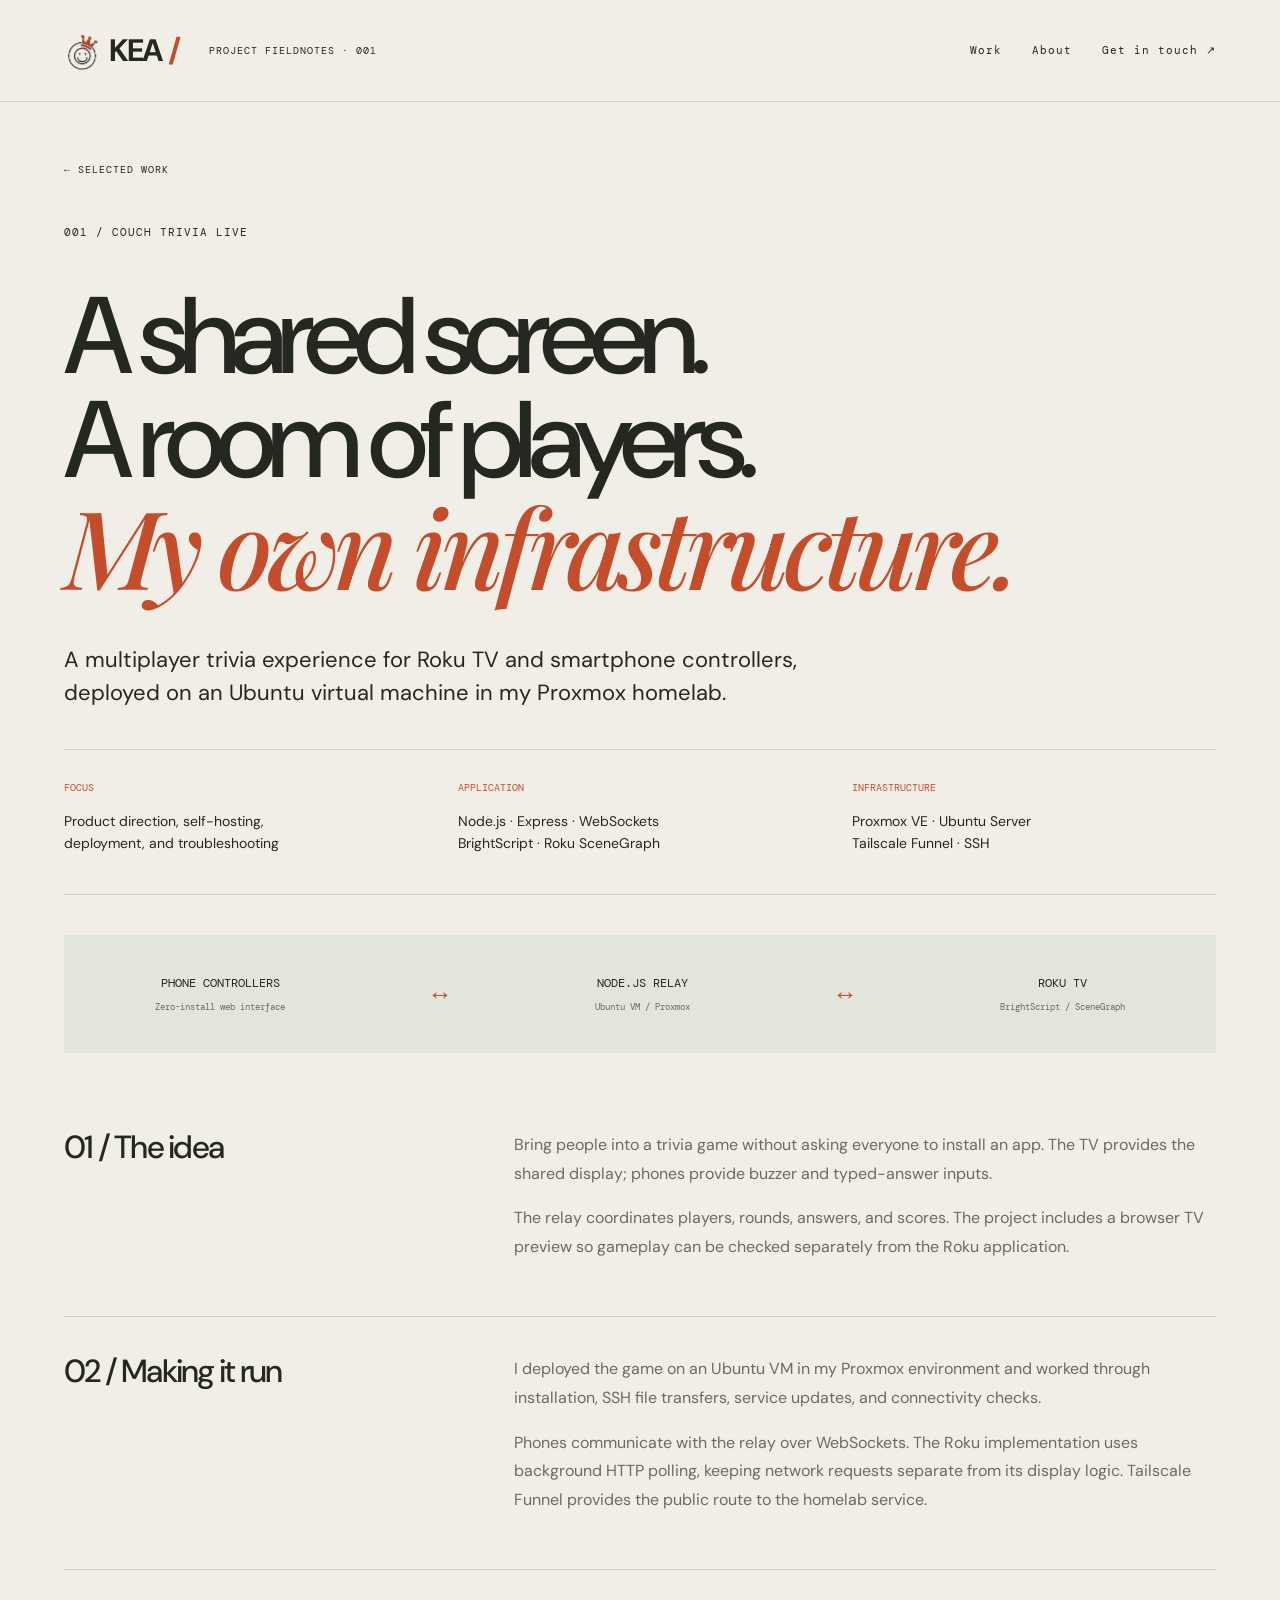
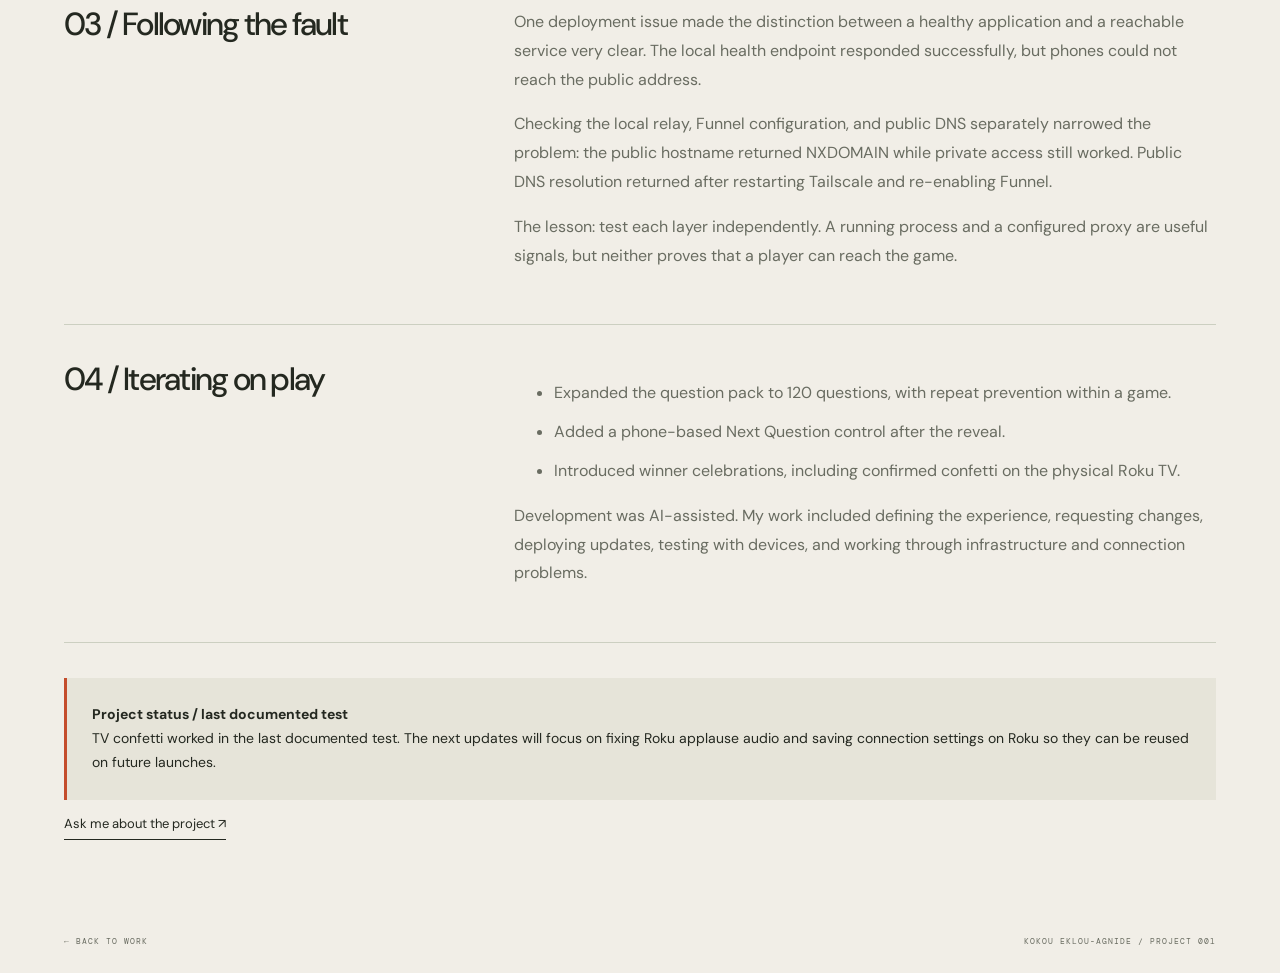
<file: couch-trivia.html>
<!doctype html><html lang="en"><head><link rel="icon" type="image/svg+xml" href="assets/favicon.svg"><meta charset="utf-8"><meta name="viewport" content="width=device-width,initial-scale=1"><meta name="description" content="Couch Trivia Live: a Roku and smartphone multiplayer project deployed on a Proxmox homelab."><title>Couch Trivia Live — Kokou Eklou-Agnide</title><link rel="stylesheet" href="assets/style.css"></head><body><a class="skip" href="#main">Skip to content</a><header><a class="wordmark" href="index.html"><svg class="wordmark-logo" viewBox="0 0 1203 1280" width="38" height="38" aria-hidden="true">
  <defs>
    <image id="wordmark-art" href="[data-uri]" width="1203" height="1280"/>
    <clipPath id="wordmark-crown"><path d="M530 180H1025V437L862 564 835 626 538 510 526 500 550 448 561 421 570 390 533 380Z"/></clipPath>
    <filter id="wordmark-rust" color-interpolation-filters="sRGB">
      <feColorMatrix type="matrix" values="0 0 0 0 .76862745 0 0 0 0 .30196078 0 0 0 0 .17254902 -.333333 -.333333 -.333334 0 1"/>
    </filter>
  </defs>
  <use href="#wordmark-art"/>
  <use href="#wordmark-art" clip-path="url(#wordmark-crown)" filter="url(#wordmark-rust)"/>
</svg>KEA<span aria-hidden="true">/</span></a><span class="header-note">PROJECT FIELDNOTES · 001</span><nav aria-label="Main"><a href="index.html#work">Work</a><a href="index.html#about">About</a><a href="mailto:kokouea@yahoo.com">Get in touch ↗</a></nav></header><main id="main" class="case"><a class="back" href="index.html#work">← SELECTED WORK</a><div class="eyebrow">001 / COUCH TRIVIA LIVE</div><h1>A shared screen.<br>A room of players.<br><em>My own infrastructure.</em></h1><p class="case-intro">A multiplayer trivia experience for Roku TV and smartphone controllers, deployed on an Ubuntu virtual machine in my Proxmox homelab.</p><div class="case-specs"><div><span>FOCUS</span><p>Product direction, self-hosting,<br>deployment, and troubleshooting</p></div><div><span>APPLICATION</span><p>Node.js · Express · WebSockets<br>BrightScript · Roku SceneGraph</p></div><div><span>INFRASTRUCTURE</span><p>Proxmox VE · Ubuntu Server<br>Tailscale Funnel · SSH</p></div></div><div class="architecture" role="img" aria-label="Phones use WebSockets to communicate with the Node.js relay on Ubuntu and Proxmox. Roku communicates with the relay through background HTTP polling."><div>PHONE CONTROLLERS<small>Zero-install web interface</small></div><b>↔</b><div>NODE.JS RELAY<small>Ubuntu VM / Proxmox</small></div><b>↔</b><div>ROKU TV<small>BrightScript / SceneGraph</small></div></div><section class="case-section"><h2>01 / The idea</h2><div><p>Bring people into a trivia game without asking everyone to install an app. The TV provides the shared display; phones provide buzzer and typed-answer inputs.</p><p>The relay coordinates players, rounds, answers, and scores. The project includes a browser TV preview so gameplay can be checked separately from the Roku application.</p></div></section><section class="case-section"><h2>02 / Making it run</h2><div><p>I deployed the game on an Ubuntu VM in my Proxmox environment and worked through installation, SSH file transfers, service updates, and connectivity checks.</p><p>Phones communicate with the relay over WebSockets. The Roku implementation uses background HTTP polling, keeping network requests separate from its display logic. Tailscale Funnel provides the public route to the homelab service.</p></div></section><section class="case-section"><h2>03 / Following the fault</h2><div><p>One deployment issue made the distinction between a healthy application and a reachable service very clear. The local health endpoint responded successfully, but phones could not reach the public address.</p><p>Checking the local relay, Funnel configuration, and public DNS separately narrowed the problem: the public hostname returned NXDOMAIN while private access still worked. Public DNS resolution returned after restarting Tailscale and re-enabling Funnel.</p><p>The lesson: test each layer independently. A running process and a configured proxy are useful signals, but neither proves that a player can reach the game.</p></div></section><section class="case-section"><h2>04 / Iterating on play</h2><div><ul><li>Expanded the question pack to 120 questions, with repeat prevention within a game.</li><li>Added a phone-based Next Question control after the reveal.</li><li>Introduced winner celebrations, including confirmed confetti on the physical Roku TV.</li></ul><p>Development was AI-assisted. My work included defining the experience, requesting changes, deploying updates, testing with devices, and working through infrastructure and connection problems.</p></div></section><div class="status"><strong>Project status / last documented test</strong><br>TV confetti worked in the last documented test. The next updates will focus on fixing Roku applause audio and saving connection settings on Roku so they can be reused on future launches.</div><a class="text-link" href="mailto:kokouea@yahoo.com?subject=Couch%20Trivia%20Live">Ask me about the project ↗</a></main><footer><a href="index.html#work">← BACK TO WORK</a><span>KOKOU EKLOU-AGNIDE / PROJECT 001</span></footer></body></html>
</file>
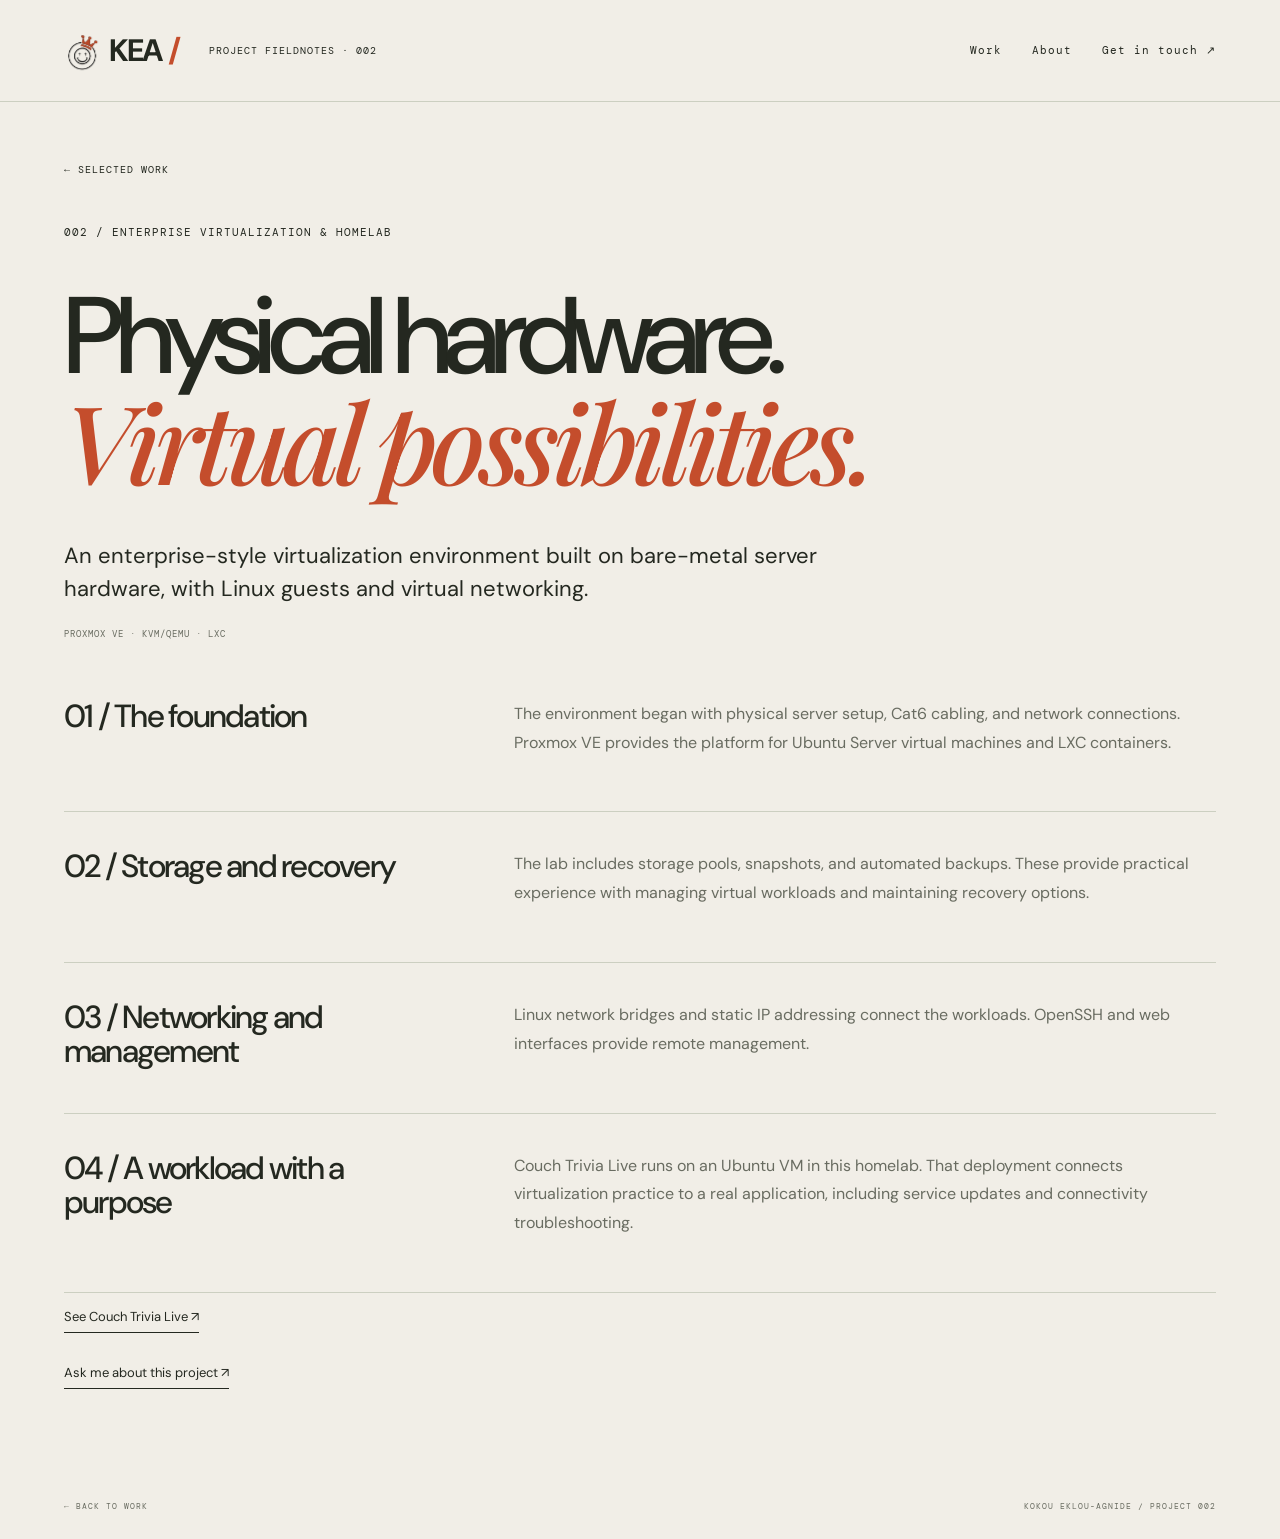
<file: homelab.html>
<!doctype html><html lang="en"><head><link rel="icon" type="image/svg+xml" href="assets/favicon.svg"><meta charset="utf-8"><meta name="viewport" content="width=device-width,initial-scale=1"><meta name="description" content="An enterprise-style virtualization environment built on bare-metal server hardware, with Linux guests and virtual networking."><title>Enterprise virtualization &amp; homelab — Kokou Eklou-Agnide</title><link rel="stylesheet" href="assets/style.css"></head><body><a class="skip" href="#main">Skip to content</a><header><a class="wordmark" href="index.html"><svg class="wordmark-logo" viewBox="0 0 1203 1280" width="38" height="38" aria-hidden="true">
  <defs>
    <image id="wordmark-art" href="[data-uri]" width="1203" height="1280"/>
    <clipPath id="wordmark-crown"><path d="M530 180H1025V437L862 564 835 626 538 510 526 500 550 448 561 421 570 390 533 380Z"/></clipPath>
    <filter id="wordmark-rust" color-interpolation-filters="sRGB">
      <feColorMatrix type="matrix" values="0 0 0 0 .76862745 0 0 0 0 .30196078 0 0 0 0 .17254902 -.333333 -.333333 -.333334 0 1"/>
    </filter>
  </defs>
  <use href="#wordmark-art"/>
  <use href="#wordmark-art" clip-path="url(#wordmark-crown)" filter="url(#wordmark-rust)"/>
</svg>KEA<span aria-hidden="true">/</span></a><span class="header-note">PROJECT FIELDNOTES · 002</span><nav aria-label="Main"><a href="index.html#work">Work</a><a href="index.html#about">About</a><a href="mailto:kokouea@yahoo.com">Get in touch ↗</a></nav></header><main id="main" class="case"><a class="back" href="index.html#work">← SELECTED WORK</a><div class="eyebrow">002 / ENTERPRISE VIRTUALIZATION &amp; HOMELAB</div><h1>Physical hardware.<br><em>Virtual possibilities.</em></h1><p class="case-intro">An enterprise-style virtualization environment built on bare-metal server hardware, with Linux guests and virtual networking.</p><span class="tags">PROXMOX VE · KVM/QEMU · LXC</span><section class="case-section"><h2>01 / The foundation</h2><div><p>The environment began with physical server setup, Cat6 cabling, and network connections. Proxmox VE provides the platform for Ubuntu Server virtual machines and LXC containers.</p></div></section><section class="case-section"><h2>02 / Storage and recovery</h2><div><p>The lab includes storage pools, snapshots, and automated backups. These provide practical experience with managing virtual workloads and maintaining recovery options.</p></div></section><section class="case-section"><h2>03 / Networking and management</h2><div><p>Linux network bridges and static IP addressing connect the workloads. OpenSSH and web interfaces provide remote management.</p></div></section><section class="case-section"><h2>04 / A workload with a purpose</h2><div><p>Couch Trivia Live runs on an Ubuntu VM in this homelab. That deployment connects virtualization practice to a real application, including service updates and connectivity troubleshooting.</p></div></section><a class="text-link" href="couch-trivia.html">See Couch Trivia Live ↗</a><p><a class="text-link" href="mailto:kokouea@yahoo.com">Ask me about this project ↗</a></p></main><footer><a href="index.html#work">← BACK TO WORK</a><span>KOKOU EKLOU-AGNIDE / PROJECT 002</span></footer></body></html>
</file>
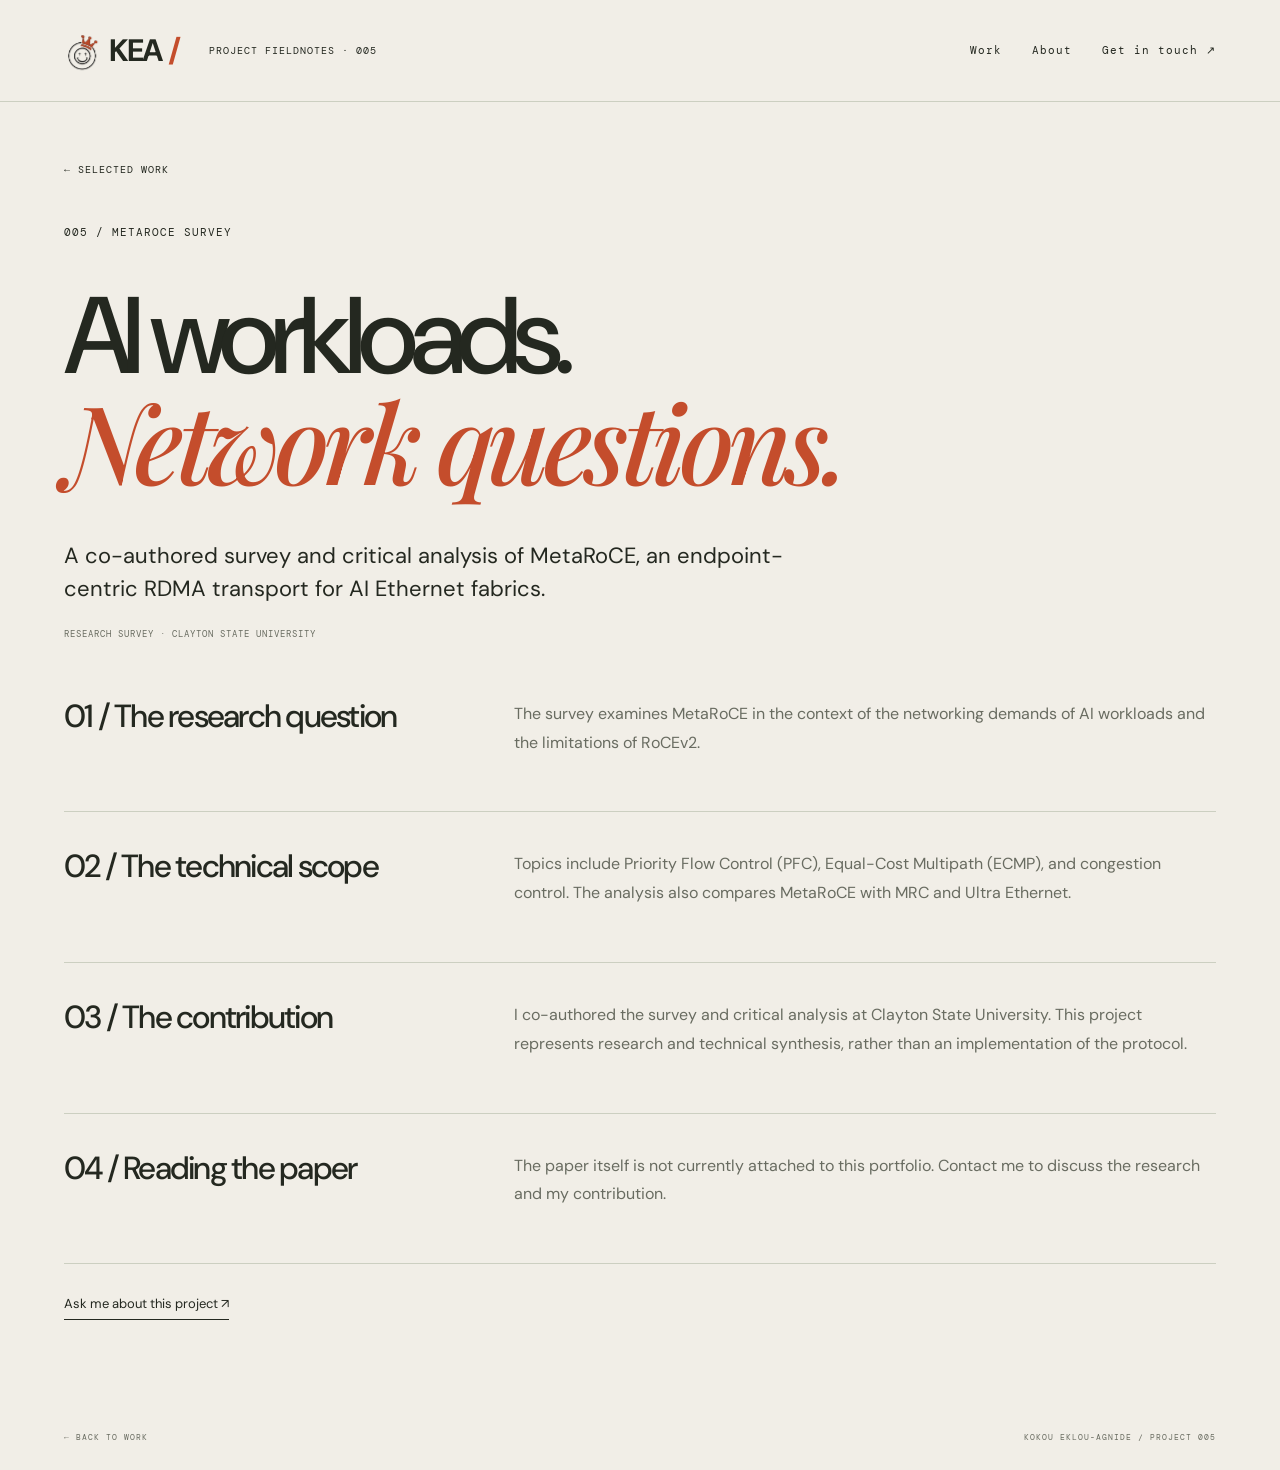
<file: metaroce.html>
<!doctype html><html lang="en"><head><link rel="icon" type="image/svg+xml" href="assets/favicon.svg"><meta charset="utf-8"><meta name="viewport" content="width=device-width,initial-scale=1"><meta name="description" content="A co-authored survey and critical analysis of MetaRoCE, an endpoint-centric RDMA transport for AI Ethernet fabrics."><title>MetaRoCE survey — Kokou Eklou-Agnide</title><link rel="stylesheet" href="assets/style.css"></head><body><a class="skip" href="#main">Skip to content</a><header><a class="wordmark" href="index.html"><svg class="wordmark-logo" viewBox="0 0 1203 1280" width="38" height="38" aria-hidden="true">
  <defs>
    <image id="wordmark-art" href="[data-uri]" width="1203" height="1280"/>
    <clipPath id="wordmark-crown"><path d="M530 180H1025V437L862 564 835 626 538 510 526 500 550 448 561 421 570 390 533 380Z"/></clipPath>
    <filter id="wordmark-rust" color-interpolation-filters="sRGB">
      <feColorMatrix type="matrix" values="0 0 0 0 .76862745 0 0 0 0 .30196078 0 0 0 0 .17254902 -.333333 -.333333 -.333334 0 1"/>
    </filter>
  </defs>
  <use href="#wordmark-art"/>
  <use href="#wordmark-art" clip-path="url(#wordmark-crown)" filter="url(#wordmark-rust)"/>
</svg>KEA<span aria-hidden="true">/</span></a><span class="header-note">PROJECT FIELDNOTES · 005</span><nav aria-label="Main"><a href="index.html#work">Work</a><a href="index.html#about">About</a><a href="mailto:kokouea@yahoo.com">Get in touch ↗</a></nav></header><main id="main" class="case"><a class="back" href="index.html#work">← SELECTED WORK</a><div class="eyebrow">005 / METAROCE SURVEY</div><h1>AI workloads.<br><em>Network questions.</em></h1><p class="case-intro">A co-authored survey and critical analysis of MetaRoCE, an endpoint-centric RDMA transport for AI Ethernet fabrics.</p><span class="tags">RESEARCH SURVEY · CLAYTON STATE UNIVERSITY</span><section class="case-section"><h2>01 / The research question</h2><div><p>The survey examines MetaRoCE in the context of the networking demands of AI workloads and the limitations of RoCEv2.</p></div></section><section class="case-section"><h2>02 / The technical scope</h2><div><p>Topics include Priority Flow Control (PFC), Equal-Cost Multipath (ECMP), and congestion control. The analysis also compares MetaRoCE with MRC and Ultra Ethernet.</p></div></section><section class="case-section"><h2>03 / The contribution</h2><div><p>I co-authored the survey and critical analysis at Clayton State University. This project represents research and technical synthesis, rather than an implementation of the protocol.</p></div></section><section class="case-section"><h2>04 / Reading the paper</h2><div><p>The paper itself is not currently attached to this portfolio. Contact me to discuss the research and my contribution.</p></div></section><p><a class="text-link" href="mailto:kokouea@yahoo.com">Ask me about this project ↗</a></p></main><footer><a href="index.html#work">← BACK TO WORK</a><span>KOKOU EKLOU-AGNIDE / PROJECT 005</span></footer></body></html>
</file>
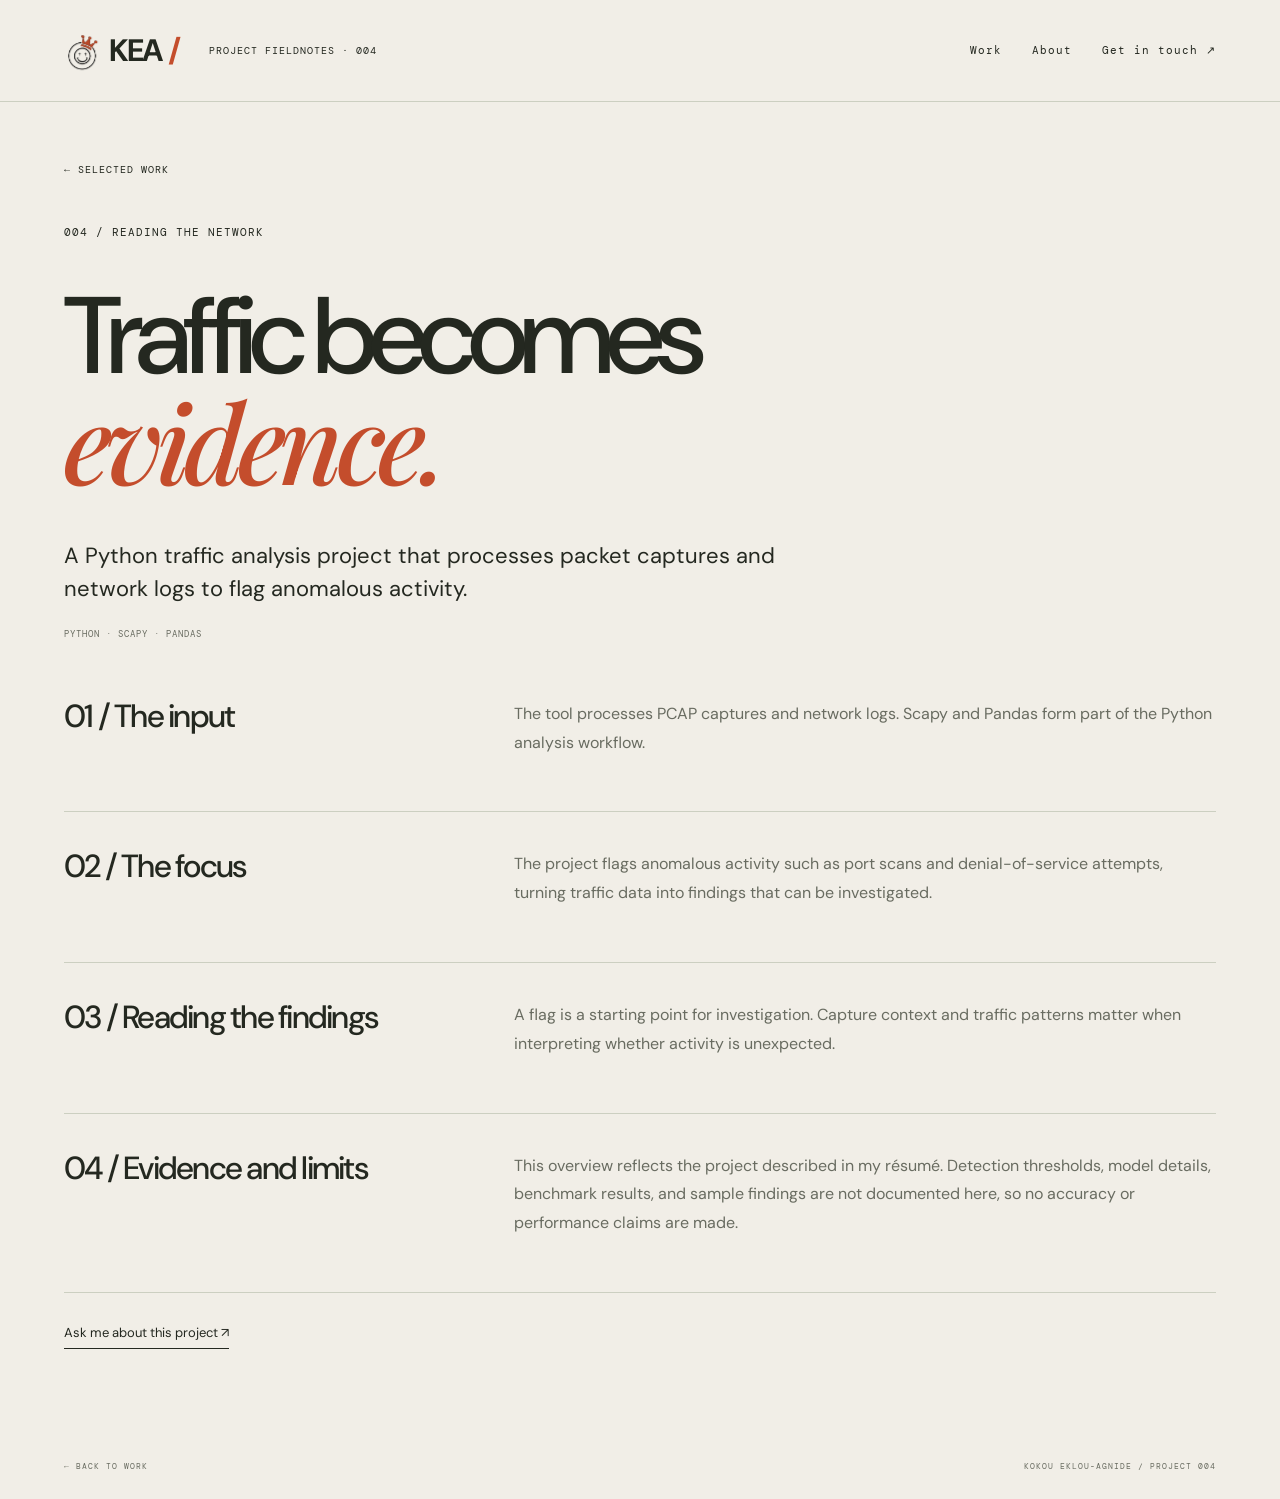
<file: network-analysis.html>
<!doctype html><html lang="en"><head><link rel="icon" type="image/svg+xml" href="assets/favicon.svg"><meta charset="utf-8"><meta name="viewport" content="width=device-width,initial-scale=1"><meta name="description" content="A Python traffic analysis project that processes packet captures and network logs to flag anomalous activity."><title>Reading the network — Kokou Eklou-Agnide</title><link rel="stylesheet" href="assets/style.css"></head><body><a class="skip" href="#main">Skip to content</a><header><a class="wordmark" href="index.html"><svg class="wordmark-logo" viewBox="0 0 1203 1280" width="38" height="38" aria-hidden="true">
  <defs>
    <image id="wordmark-art" href="[data-uri]" width="1203" height="1280"/>
    <clipPath id="wordmark-crown"><path d="M530 180H1025V437L862 564 835 626 538 510 526 500 550 448 561 421 570 390 533 380Z"/></clipPath>
    <filter id="wordmark-rust" color-interpolation-filters="sRGB">
      <feColorMatrix type="matrix" values="0 0 0 0 .76862745 0 0 0 0 .30196078 0 0 0 0 .17254902 -.333333 -.333333 -.333334 0 1"/>
    </filter>
  </defs>
  <use href="#wordmark-art"/>
  <use href="#wordmark-art" clip-path="url(#wordmark-crown)" filter="url(#wordmark-rust)"/>
</svg>KEA<span aria-hidden="true">/</span></a><span class="header-note">PROJECT FIELDNOTES · 004</span><nav aria-label="Main"><a href="index.html#work">Work</a><a href="index.html#about">About</a><a href="mailto:kokouea@yahoo.com">Get in touch ↗</a></nav></header><main id="main" class="case"><a class="back" href="index.html#work">← SELECTED WORK</a><div class="eyebrow">004 / READING THE NETWORK</div><h1>Traffic becomes<br><em>evidence.</em></h1><p class="case-intro">A Python traffic analysis project that processes packet captures and network logs to flag anomalous activity.</p><span class="tags">PYTHON · SCAPY · PANDAS</span><section class="case-section"><h2>01 / The input</h2><div><p>The tool processes PCAP captures and network logs. Scapy and Pandas form part of the Python analysis workflow.</p></div></section><section class="case-section"><h2>02 / The focus</h2><div><p>The project flags anomalous activity such as port scans and denial-of-service attempts, turning traffic data into findings that can be investigated.</p></div></section><section class="case-section"><h2>03 / Reading the findings</h2><div><p>A flag is a starting point for investigation. Capture context and traffic patterns matter when interpreting whether activity is unexpected.</p></div></section><section class="case-section"><h2>04 / Evidence and limits</h2><div><p>This overview reflects the project described in my résumé. Detection thresholds, model details, benchmark results, and sample findings are not documented here, so no accuracy or performance claims are made.</p></div></section><p><a class="text-link" href="mailto:kokouea@yahoo.com">Ask me about this project ↗</a></p></main><footer><a href="index.html#work">← BACK TO WORK</a><span>KOKOU EKLOU-AGNIDE / PROJECT 004</span></footer></body></html>
</file>
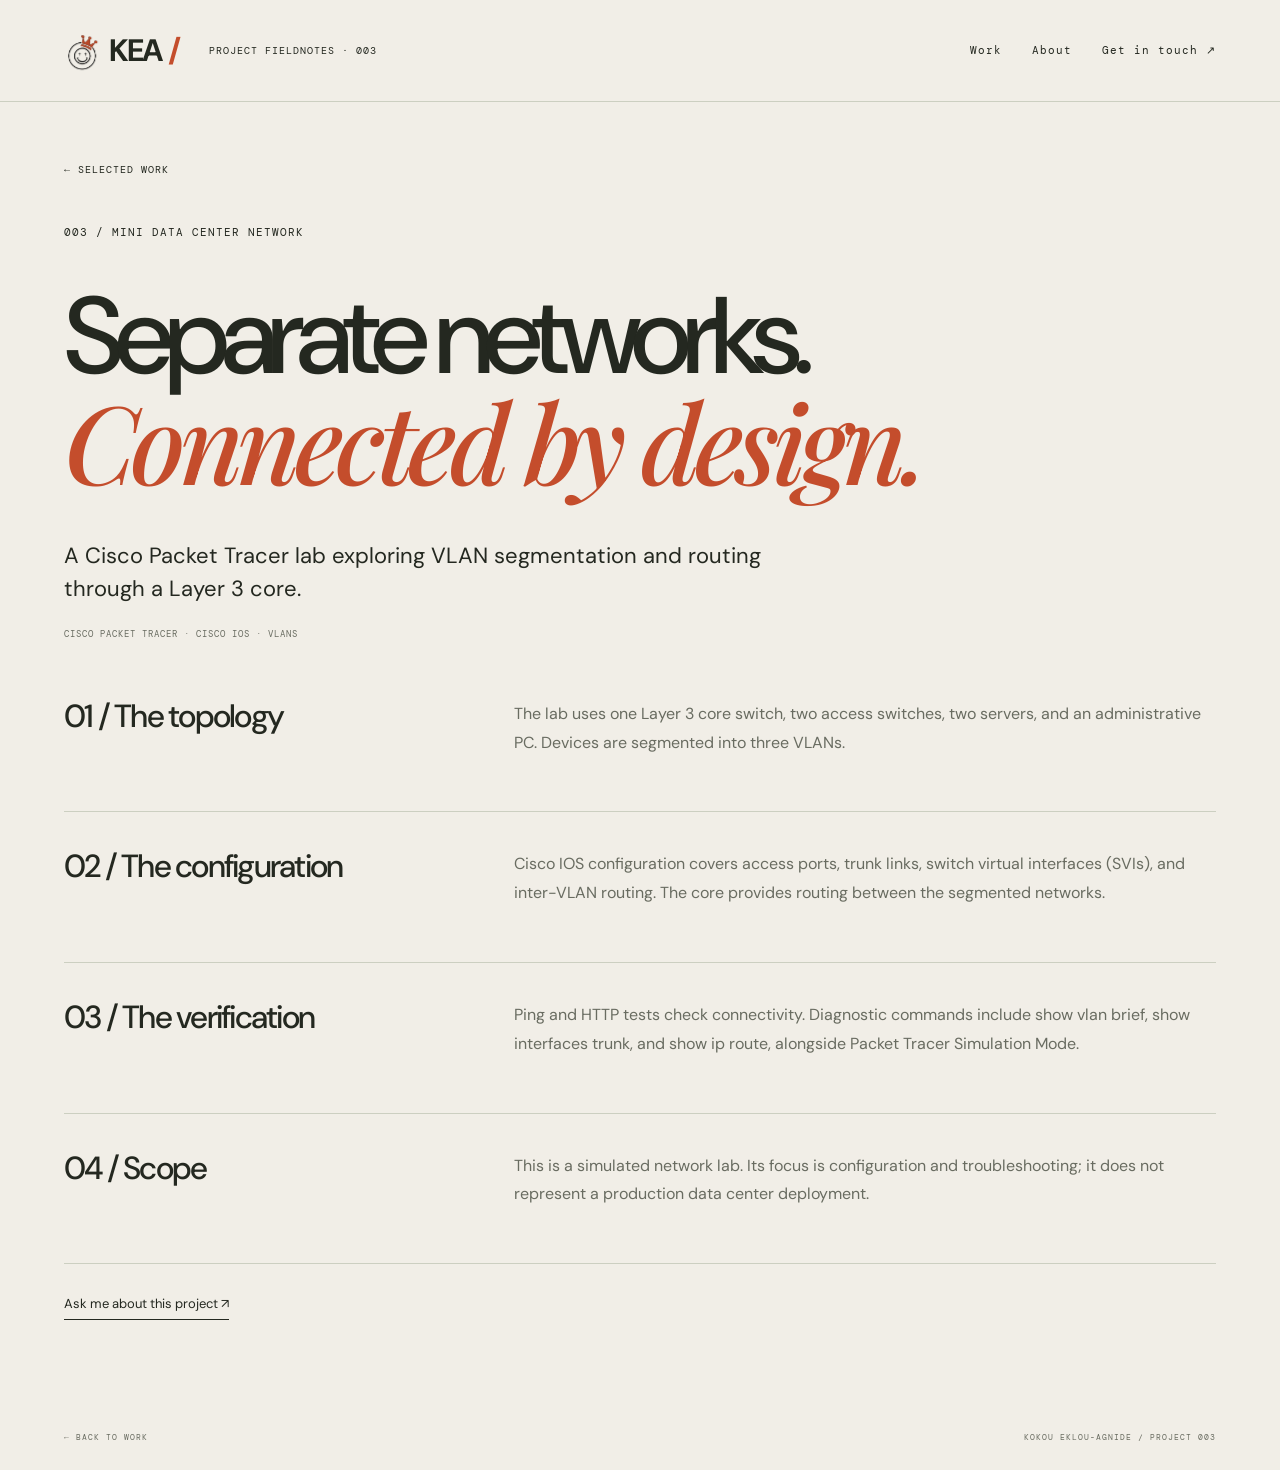
<file: network-lab.html>
<!doctype html><html lang="en"><head><link rel="icon" type="image/svg+xml" href="assets/favicon.svg"><meta charset="utf-8"><meta name="viewport" content="width=device-width,initial-scale=1"><meta name="description" content="A Cisco Packet Tracer lab exploring VLAN segmentation and routing through a Layer 3 core."><title>Mini data center network — Kokou Eklou-Agnide</title><link rel="stylesheet" href="assets/style.css"></head><body><a class="skip" href="#main">Skip to content</a><header><a class="wordmark" href="index.html"><svg class="wordmark-logo" viewBox="0 0 1203 1280" width="38" height="38" aria-hidden="true">
  <defs>
    <image id="wordmark-art" href="[data-uri]" width="1203" height="1280"/>
    <clipPath id="wordmark-crown"><path d="M530 180H1025V437L862 564 835 626 538 510 526 500 550 448 561 421 570 390 533 380Z"/></clipPath>
    <filter id="wordmark-rust" color-interpolation-filters="sRGB">
      <feColorMatrix type="matrix" values="0 0 0 0 .76862745 0 0 0 0 .30196078 0 0 0 0 .17254902 -.333333 -.333333 -.333334 0 1"/>
    </filter>
  </defs>
  <use href="#wordmark-art"/>
  <use href="#wordmark-art" clip-path="url(#wordmark-crown)" filter="url(#wordmark-rust)"/>
</svg>KEA<span aria-hidden="true">/</span></a><span class="header-note">PROJECT FIELDNOTES · 003</span><nav aria-label="Main"><a href="index.html#work">Work</a><a href="index.html#about">About</a><a href="mailto:kokouea@yahoo.com">Get in touch ↗</a></nav></header><main id="main" class="case"><a class="back" href="index.html#work">← SELECTED WORK</a><div class="eyebrow">003 / MINI DATA CENTER NETWORK</div><h1>Separate networks.<br><em>Connected by design.</em></h1><p class="case-intro">A Cisco Packet Tracer lab exploring VLAN segmentation and routing through a Layer 3 core.</p><span class="tags">CISCO PACKET TRACER · CISCO IOS · VLANS</span><section class="case-section"><h2>01 / The topology</h2><div><p>The lab uses one Layer 3 core switch, two access switches, two servers, and an administrative PC. Devices are segmented into three VLANs.</p></div></section><section class="case-section"><h2>02 / The configuration</h2><div><p>Cisco IOS configuration covers access ports, trunk links, switch virtual interfaces (SVIs), and inter-VLAN routing. The core provides routing between the segmented networks.</p></div></section><section class="case-section"><h2>03 / The verification</h2><div><p>Ping and HTTP tests check connectivity. Diagnostic commands include show vlan brief, show interfaces trunk, and show ip route, alongside Packet Tracer Simulation Mode.</p></div></section><section class="case-section"><h2>04 / Scope</h2><div><p>This is a simulated network lab. Its focus is configuration and troubleshooting; it does not represent a production data center deployment.</p></div></section><p><a class="text-link" href="mailto:kokouea@yahoo.com">Ask me about this project ↗</a></p></main><footer><a href="index.html#work">← BACK TO WORK</a><span>KOKOU EKLOU-AGNIDE / PROJECT 003</span></footer></body></html>
</file>
<file: assets/style.css>
@import url('https://fonts.googleapis.com/css2?family=DM+Sans:wght@400;500;600;700&family=DM+Mono:wght@400;500&family=Playfair+Display:ital,wght@1,500&display=swap');
:root{--paper:#f1eee7;--ink:#242820;--muted:#696c61;--line:#cccfc1;--accent:#c44d2c;--mono:'DM Mono',monospace;--sans:'DM Sans',Arial,sans-serif;--serif:'Playfair Display',Georgia,serif}*{box-sizing:border-box}html{scroll-behavior:smooth;scroll-padding-top:30px}body{margin:0;background:var(--paper);color:var(--ink);font-family:var(--sans);-webkit-font-smoothing:antialiased}a{color:inherit;text-decoration:none}a:focus-visible{outline:2px solid var(--accent);outline-offset:6px}a:hover{color:var(--accent)}header,main,footer{max-width:1500px;margin:auto}header{padding:30px 5%;display:flex;align-items:center;border-bottom:1px solid var(--line);gap:30px}.wordmark{font-size:31px;font-weight:700;letter-spacing:-2px}.wordmark span{color:var(--accent)}.header-note,nav,.eyebrow,.hero-meta,.section-heading,.tags,.project-number,.row-category,.credentials>div>span,footer,.art-caption,.art-bottom,.phone span,.phone small,.relay span,.relay small,.television span,.television small,.back{font-family:var(--mono);font-size:10px;letter-spacing:1px;line-height:1.7}nav{margin-left:auto;display:flex;gap:30px;font-size:11px}.hero{padding:65px 5% 55px;position:relative}.eyebrow{font-size:11px}.dot{width:7px;height:7px;display:inline-block;background:var(--accent);border-radius:50%;margin-right:9px}h1{font-weight:500;font-size:clamp(72px,9.9vw,148px);line-height:.96;letter-spacing:-.075em;margin:42px 0 38px}em{font-family:var(--serif);font-weight:500;color:var(--accent);letter-spacing:-.06em}.hero-bottom{display:flex;justify-content:space-between;align-items:flex-end;max-width:840px}.hero-bottom p{font-size:17px;line-height:1.6}.hero-meta{color:var(--muted);font-size:10px}.hero-meta a{display:block;color:var(--ink);margin-top:18px}.margin-note{position:absolute;right:5%;top:160px;writing-mode:vertical-rl;font-family:var(--mono);font-size:10px;letter-spacing:3px;color:var(--muted)}.work,.about{padding:0 5%}.section-heading{border-top:1px solid var(--ink);padding:16px 0 30px;display:flex;justify-content:space-between;font-size:10px}.feature{display:grid;grid-template-columns: .95fr 1.15fr;min-height:480px;border-bottom:1px solid var(--line);padding:18px 0 48px;gap:40px}.feature:hover{color:inherit}.feature:hover .text-link{color:var(--accent)}.feature-copy{padding:20px 0;display:flex;flex-direction:column;align-items:flex-start}h2{font-size:clamp(42px,4.6vw,68px);line-height:1.06;font-weight:500;letter-spacing:-.055em;margin:25px 0}.feature-copy p{max-width:350px;line-height:1.65;font-size:15px;color:var(--muted)}.tags{display:block;color:var(--muted);font-size:9px;margin:20px 0}.text-link{font-size:13px;border-bottom:1px solid var(--ink);padding-bottom:7px;display:inline-block;margin-top:15px}.text-link b{margin-left:35px}.system-art{position:relative;background:#e2e5d9;min-height:450px;overflow:hidden;background-image:radial-gradient(#bec4b3 .7px,transparent .7px);background-size:15px 15px}.art-caption{position:absolute;left:24px;top:20px;font-size:9px}.phone{position:absolute;top:95px;width:72px;height:119px;background:var(--paper);border:1px solid var(--ink);border-radius:12px;text-align:center;padding:13px 3px;box-shadow:4px 4px 0 #c6cdbb}.p1{left:15%}.p2{left:37%;top:75px}.phone span,.phone small{font-size:6px;letter-spacing:.5px}.phone i{display:block;border:1px solid var(--accent);border-radius:50%;background:#eac6ad;width:40px;height:40px;margin:14px auto 3px}.relay{position:absolute;left:14%;top:270px;background:var(--ink);color:var(--paper);padding:15px 20px;width:205px;z-index:2}.relay strong{display:block;font-family:var(--mono);font-size:18px;letter-spacing:-1px;margin:5px 0}.relay span,.relay small{font-size:7px}.television{position:absolute;right:6%;top:160px;width:180px;height:121px;background:var(--paper);border:7px solid var(--ink);outline:1px solid var(--paper);text-align:center;padding:12px 0;transform:rotate(-6deg);z-index:3;box-shadow:5px 7px 0 #c6cdbb}.television:after{content:'';position:absolute;width:45px;height:4px;background:var(--ink);bottom:-19px;left:60px}.television span{font-size:6px}.television strong{display:block;font-size:22px;font-weight:500;letter-spacing:-1px;margin:6px 0}.television div{color:var(--accent);font-size:9px}.television small{font-size:5px}.wire{position:absolute;border:1px solid #76816b;z-index:1}.w1{left:21%;top:213px;width:12%;height:70px;border-top:0;border-right:0}.w2{left:43%;top:193px;height:80px;border-left:0}.w3{left:46%;top:280px;width:35%;height:35px;border-top:0;border-left:0}.art-bottom{position:absolute;bottom:22px;left:24px;right:24px;font-size:7px;display:flex;justify-content:space-between}.project-row{display:grid;grid-template-columns:60px 1fr 190px;gap:20px;padding:32px 0;border-bottom:1px solid var(--line)}.project-number{color:var(--accent);padding-top:6px}h3{font-size:25px;font-weight:500;letter-spacing:-.7px;margin:0 0 10px}.project-row p{font-size:14px;color:var(--muted);line-height:1.6;margin:0;max-width:610px}.row-category{font-size:9px;text-align:right;color:var(--muted);padding-top:6px}.research{padding:45px 0 65px 80px;max-width:780px}.research h3{font-size:36px;line-height:1.15;margin-top:23px}.research p{color:var(--muted);font-size:15px;line-height:1.7}.about-grid{display:grid;grid-template-columns:1fr 1fr;gap:70px;padding:20px 0 50px}.about-grid h2{margin-top:0;font-size:64px}.about-copy p{font-size:15px;line-height:1.8;color:var(--muted)}.about-copy .lead{font-size:21px;line-height:1.5;color:var(--ink);margin-top:0}.credentials{display:grid;grid-template-columns:1fr 1fr 1.2fr;gap:30px;border-top:1px solid var(--line);padding:25px 0 70px}.credentials>div>span{color:var(--accent);font-size:9px}.credentials p{font-size:12px;line-height:1.8}.contact{background:var(--ink);color:var(--paper);padding:55px 5% 65px}.contact .eyebrow{color:#b8c1ad}.contact h2{font-size:clamp(45px,6.6vw,90px);margin:35px 0}.contact em{color:#e2ad84}.contact-email{font-size:clamp(20px,3vw,35px);border-bottom:1px solid #858d78;padding-bottom:9px}.contact-links{display:flex;gap:30px;font-family:var(--mono);font-size:11px;margin-top:35px}footer{padding:25px 5%;font-size:8px;display:flex;justify-content:space-between;gap:20px;color:var(--muted)}.skip{position:absolute;top:-100px}.skip:focus{top:5px;background:var(--paper);padding:12px;z-index:10}.case{padding:55px 5% 70px}.back{display:inline-block;margin-bottom:45px}.case h1{font-size:clamp(65px,8.5vw,115px);max-width:1000px}.case-intro{font-size:22px;line-height:1.5;max-width:760px}.case-specs{display:grid;grid-template-columns:repeat(3,1fr);border-top:1px solid var(--line);border-bottom:1px solid var(--line);gap:30px;padding:25px 0;margin:40px 0}.case-specs span{font-family:var(--mono);font-size:10px;color:var(--accent)}.case-specs p{font-size:14px;line-height:1.6}.case-section{display:grid;grid-template-columns:1fr 1.8fr;gap:60px;padding:38px 0;border-bottom:1px solid var(--line)}.case-section h2{font-size:32px;margin:0}.case-section p,.case-section li{font-size:16px;line-height:1.8;color:var(--muted)}.case-section p:first-child{margin-top:0}.case-section li{margin:10px 0}.architecture{display:flex;align-items:center;justify-content:space-around;gap:15px;background:#e2e5d9;padding:40px 25px;margin:40px 0;font-family:var(--mono);text-align:center;font-size:12px}.architecture small{display:block;font-size:9px;margin-top:10px;color:var(--muted)}.architecture b{color:var(--accent);font-size:25px}.status{padding:25px;background:#e6e4d9;border-left:3px solid var(--accent);font-size:14px;line-height:1.7;margin-top:35px}
@media(min-width:1300px){.television{width:210px;height:140px;right:8%;top:155px}.television strong{font-size:27px}.television:after{left:77px}.relay{left:16%;top:280px}}@media(max-width:800px){.header-note{display:none}header{padding:22px 6%}nav{gap:20px;font-size:10px}.hero{padding:45px 6%}h1{font-size:clamp(67px,12vw,100px);margin-top:35px}.margin-note{display:none}.hero-bottom{gap:25px}.hero-bottom p{font-size:14px}.hero-meta{font-size:8px}.work,.about{padding:0 6%}.feature{grid-template-columns:1fr;gap:20px}.feature-copy h2{font-size:52px}.feature-copy p{max-width:500px}.system-art{min-height:420px}.project-row{grid-template-columns:35px 1fr}.row-category{grid-column:2;text-align:left}.section-heading span:last-child{display:none}.research{padding:40px 0 55px 55px}.research h3{font-size:30px}.about-grid{grid-template-columns:1fr;gap:20px}.about-grid h2{font-size:58px}.credentials{grid-template-columns:1fr;gap:12px}.contact{padding:45px 6%}footer{flex-wrap:wrap;padding:25px 6%}footer>span:nth-child(2){display:none}.case-section{grid-template-columns:1fr;gap:22px}.case-specs{grid-template-columns:1fr;gap:6px}.architecture{flex-direction:column}.architecture b{transform:rotate(90deg)}.case-intro{font-size:19px}}@media(max-width:420px){.hero-bottom{display:block}.hero-meta{margin-top:25px}.system-art{min-height:390px}.television{right:4%;width:145px;top:160px}.television strong{font-size:20px}.relay{left:7%;width:180px;top:265px}.p1{left:10%}.p2{left:36%}.art-bottom{font-size:6px;gap:20px}.research{padding-left:0}nav{gap:13px}}@media(prefers-reduced-motion:reduce){html{scroll-behavior:auto}}

/* Project links */
.research{display:block}.project-arrow{display:inline-block;color:var(--accent);font-size:20px;margin-left:10px}.project-row:hover h3,.research:hover h3{color:var(--accent)}.project-row:hover p,.research:hover p{color:var(--muted)}.project-row:focus-visible,.research:focus-visible{outline-offset:4px}

.wordmark{display:inline-flex;align-items:center;white-space:nowrap}.wordmark-logo{width:38px;height:38px;object-fit:contain;mix-blend-mode:multiply;margin-right:7px;transform:scale(1.2)}.wordmark > span{margin-left:7px}

.wordmark-logo{width:38px;height:38px;flex:none;margin:0 2px}.wordmark > .code-mark{color:inherit;font:16px monospace;margin:0}.wordmark > .code-mark-end{margin-right:8px}

.wordmark-logo{width:38px;height:38px;flex:none;margin:0 7px 0 0;transform:scale(1.2);animation:logo-entrance .55s ease-out both}
@keyframes logo-entrance{from{opacity:0;transform:translateX(-7px) scale(1.2)}to{opacity:1;transform:translateX(0) scale(1.2)}}
@media(prefers-reduced-motion:reduce){.wordmark-logo{animation:none}}
</file>
